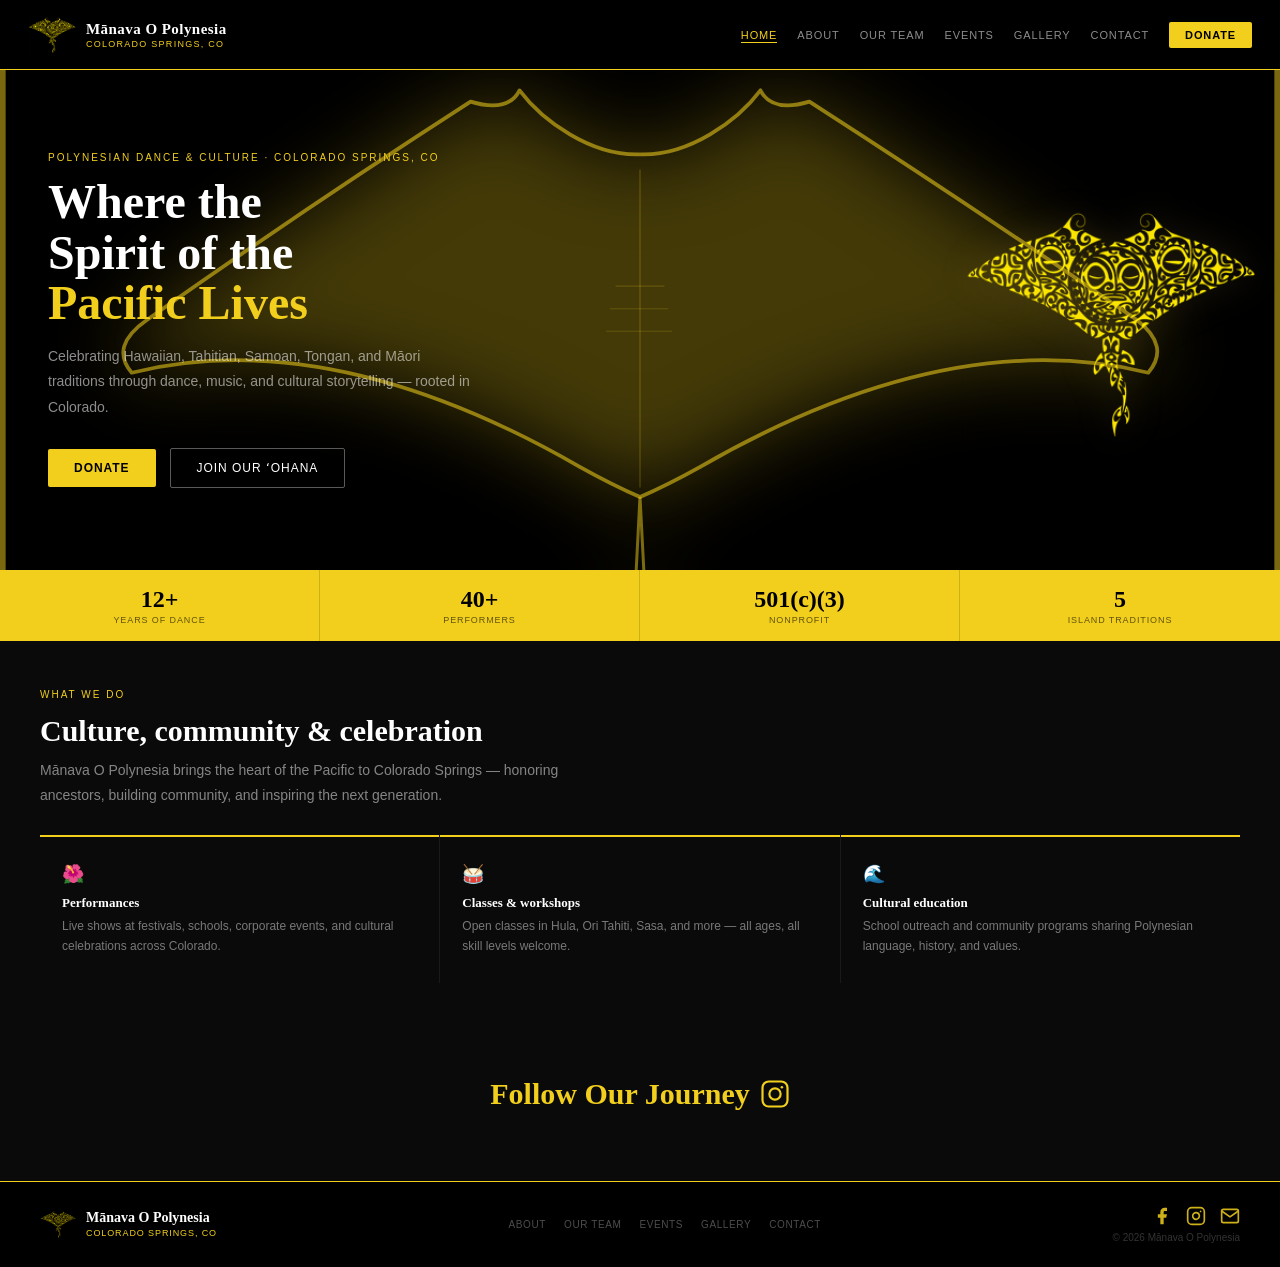
<file: index.html>
<!DOCTYPE html>
<html lang="en">
<head>
<meta charset="utf-8">
<title>Mānava O Polynesia | Polynesian Dance & Culture · Colorado Springs</title>
<meta name="description" content="Mānava O Polynesia is a 501(c)(3) nonprofit in Colorado Springs sharing Hawaiian, Tahitian, Samoan, Tongan, and Māori culture through dance, music, and storytelling.">
<meta name="robots" content="index, follow">
<link rel="canonical" href="https://manavaopolynesia.org/">
<link rel="icon" type="image/png" sizes="96x96" href="assets/favicon-96.png">
<meta property="og:type" content="website">
<meta property="og:url" content="https://manavaopolynesia.org/">
<meta property="og:title" content="Mānava O Polynesia | Polynesian Dance & Culture · Colorado Springs">
<meta property="og:description" content="Mānava O Polynesia is a 501(c)(3) nonprofit in Colorado Springs sharing Hawaiian, Tahitian, Samoan, Tongan, and Māori culture through dance, music, and storytelling.">
<meta property="og:image" content="https://manavaopolynesia.org/images/og-image.png">
<meta name="twitter:card" content="summary_large_image">
<meta name="twitter:title" content="Mānava O Polynesia | Polynesian Dance & Culture · Colorado Springs">
<meta name="twitter:description" content="Mānava O Polynesia is a 501(c)(3) nonprofit in Colorado Springs sharing Hawaiian, Tahitian, Samoan, Tongan, and Māori culture through dance, music, and storytelling.">
<meta name="twitter:image" content="https://manavaopolynesia.org/images/og-image.png">
<script type="application/ld+json">
{
  "@context": "https://schema.org",
  "@type": "NGO",
  "name": "Mānava O Polynesia",
  "url": "https://manavaopolynesia.org/",
  "description": "501(c)(3) nonprofit in Colorado Springs preserving and sharing Polynesian cultural heritage through dance, music, and storytelling.",
  "address": {
    "@type": "PostalAddress",
    "addressLocality": "Colorado Springs",
    "addressRegion": "CO",
    "addressCountry": "US"
  },
  "email": "info@manavaopolynesia.org",
  "sameAs": [
    "https://www.facebook.com/manavaopolynesia",
    "https://www.instagram.com/manavaopolynesia/"
  ]
}
</script>
<meta name="viewport" content="width=device-width, initial-scale=1.0">
<link rel="stylesheet" href="assets/style.css">
<!-- GSAP hero prototype (branch: prototype/gsap-hero) -->
<style>
  /* Active only while the intro runs; never applied for no-JS or reduced-motion visitors. */
  .gsap-intro .hero-content .eyebrow,
  .gsap-intro .hero-content .hero-title,
  .gsap-intro .hero-content .hero-body,
  .gsap-intro .hero-content .hero-cta,
  .gsap-intro .hero-right { opacity: 0; }
  .gsap-intro .hero-pat > g { opacity: 0; }
  .gsap-intro .hero-pat g,
  .gsap-intro .hero-pat path,
  .gsap-intro .hero-pat line { animation: none !important; }
</style>
<script>
  /* Add the intro gate ASAP to avoid a flash — but only when JS is on and the
     visitor hasn't requested reduced motion. Failsafe reveals all if GSAP never runs. */
  (function () {
    var mq = window.matchMedia;
    if (mq && mq('(prefers-reduced-motion: reduce)').matches) return;
    document.documentElement.classList.add('gsap-intro');
    window.__gsapFailsafe = setTimeout(function () {
      document.documentElement.classList.remove('gsap-intro');
    }, 2500);
  }());
</script>
</head>
<body>

<div class="site">
  <nav class="nav">
    <div class="nav-logo" onclick="location.href='/'">
      <img
        src="[data-uri]"
        width="48" height="45" alt="Manava O Polynesia manta ray logo" style="display:block;" />
      <div>
        <div class="nav-brand-main">Mānava O Polynesia</div>
        <div class="nav-brand-sub">Colorado Springs, CO</div>
      </div>
    </div>
    <button class="nav-toggle" onclick="toggleNav(this)" aria-label="Menu">
      <span></span><span></span><span></span>
    </button>
    <div class="nav-links">
      <a class="cur" href="/">Home</a>
      <a href="/about.html">About</a>
      <a href="/team.html">Our Team</a>
      <a href="/events.html">Events</a>
      <a href="/gallery.html">Gallery</a>
      <a href="/contact.html">Contact</a>
      <a class="nav-donate" onclick="openDonateModal()">Donate</a>
    </div>
  </nav>

    <div class="hero">
      <svg class="hero-pat" viewBox="0 0 680 500" preserveAspectRatio="xMidYMid slice">
        <defs>
          <filter id="mray-glow" x="-25%" y="-25%" width="150%" height="150%">
            <feGaussianBlur stdDeviation="14" result="blur" />
            <feMerge>
              <feMergeNode in="blur" />
              <feMergeNode in="SourceGraphic" />
            </feMerge>
          </filter>
          <filter id="mray-halo" x="-40%" y="-40%" width="180%" height="180%">
            <feGaussianBlur stdDeviation="22" />
          </filter>
        </defs>

        <!-- ambient glow halo behind the ray -->
        <g class="manta-halo" opacity="0.28" filter="url(#mray-halo)" style="transform-box:fill-box;transform-origin:50% 50%;
                animation:manta-float 7s ease-in-out infinite;">
          <path fill="#f2cf1d" style="animation:manta-flap 5s ease-in-out infinite;" d="M 340,162 C 366,163 392,144 404,128 Q 410,140 430,134 Q 520,192 604,250 Q 622,264 610,278 Q 504,252 372,328 Q 354,338 340,344 Q 326,338 308,328 Q 176,252 70,278 Q 58,264 78,250 Q 160,192 250,134 Q 270,140 276,128 C 288,144 314,163 340,162" />
          <path fill="#f2cf1d" d="M340,344 Q338,381 336,421 Q335,437 340,440 Q345,437 344,421 Q342,381 340,344 Z" />
        </g>

        <!-- main manta ray — floats and pulses -->
        <g class="manta-main" style="transform-box:fill-box;transform-origin:50% 50%;
                animation:manta-float 7s ease-in-out infinite;">

          <!-- wings + body: cephalic fin humps, diagonal leading edges, concave trailing edges -->
          <path fill="none" stroke="#f2cf1d" stroke-width="2" stroke-linejoin="round" opacity="0.55"
            style="animation:manta-pulse 5s ease-in-out infinite, manta-flap 5s ease-in-out infinite;" d="M 340,162 C 366,163 392,144 404,128 Q 410,140 430,134 Q 520,192 604,250 Q 622,264 610,278 Q 504,252 372,328 Q 354,338 340,344 Q 326,338 308,328 Q 176,252 70,278 Q 58,264 78,250 Q 160,192 250,134 Q 270,140 276,128 C 288,144 314,163 340,162" />

          <!-- tail (sways separately): narrows to waist then widens into blob -->
          <path fill="none" stroke="#f2cf1d" stroke-width="1.6" opacity="0.5" style="transform-box:fill-box;transform-origin:50% 0%;
                     animation:manta-pulse 5s ease-in-out infinite,
                               manta-tail 3.5s ease-in-out infinite;" d="M340,344 Q338,381 336,421 Q335,437 340,440 Q345,437 344,421 Q342,381 340,344" />

          <!-- body centre ridge -->
          <line x1="340" y1="170" x2="340" y2="340" stroke="#f2cf1d" stroke-width="0.7" opacity="0.22" />

          <!-- gill slits -->
          <line x1="327" y1="232" x2="353" y2="232" stroke="#f2cf1d" stroke-width="0.6" opacity="0.18" />
          <line x1="324" y1="244" x2="356" y2="244" stroke="#f2cf1d" stroke-width="0.6" opacity="0.18" />
          <line x1="322" y1="256" x2="358" y2="256" stroke="#f2cf1d" stroke-width="0.6" opacity="0.18" />

        </g>

        <!-- side accent bars -->
        <rect x="0" y="0" width="3" height="500" fill="#f2cf1d" opacity="0.5" />
        <rect x="677" y="0" width="3" height="500" fill="#f2cf1d" opacity="0.5" />
      </svg>
      <div class="hero-content">
        <div class="eyebrow">Polynesian Dance &amp; Culture · Colorado Springs, CO</div>
        <h1 class="hero-title">Where the<br>Spirit of the<br><span class="gold">Pacific Lives</span></h1>
        <p class="hero-body">Celebrating Hawaiian, Tahitian, Samoan, Tongan, and Māori traditions through dance, music,
          and cultural storytelling — rooted in Colorado.</p>
        <div class="hero-cta">
          <a class="btn-gold" onclick="openDonateModal()">Donate</a>
          <a class="btn-out" href="/contact.html?interest=classes#contact-form">Join Our ʻOhana</a>
        </div>
      </div>
      <div class="hero-right">
        <img
          src="[data-uri]"
          width="300" height="283" alt="Tribal manta ray logo"
          style="display:block;filter:drop-shadow(0 0 18px rgba(201,168,76,0.3));" />
      </div>
    </div>
    <div class="stats-bar">
      <div class="stat">
        <div class="stat-n" data-count="12" data-suffix="+">12+</div>
        <div class="stat-l">Years of dance</div>
      </div>
      <div class="stat">
        <div class="stat-n" data-count="40" data-suffix="+">40+</div>
        <div class="stat-l">Performers</div>
      </div>
      <div class="stat">
        <div class="stat-n">501(c)(3)</div>
        <div class="stat-l">Nonprofit</div>
      </div>
      <div class="stat">
        <div class="stat-n" data-count="5">5</div>
        <div class="stat-l">Island traditions</div>
      </div>
    </div>
    <div class="sec">
      <div class="eyebrow">What we do</div>
      <h2 class="sec-title">Culture, community &amp; celebration</h2>
      <p class="sec-sub">Mānava O Polynesia brings the heart of the Pacific to Colorado Springs — honoring ancestors,
        building community, and inspiring the next generation.</p>
      <div class="tiles">
        <div class="tile">
          <div class="tile-icon">🌺</div>
          <h3 class="tile-t">Performances</h3>
          <div class="tile-b">Live shows at festivals, schools, corporate events, and cultural celebrations across
            Colorado.</div>
        </div>
        <div class="tile">
          <div class="tile-icon">🥁</div>
          <h3 class="tile-t">Classes &amp; workshops</h3>
          <div class="tile-b">Open classes in Hula, Ori Tahiti, Sasa, and more — all ages, all skill levels welcome.
          </div>
        </div>
        <div class="tile">
          <div class="tile-icon">🌊</div>
          <h3 class="tile-t">Cultural education</h3>
          <div class="tile-b">School outreach and community programs sharing Polynesian language, history, and values.
          </div>
        </div>
      </div>
    </div>

  <!-- Instagram feed -->
  <div style="background:#0a0a0a;padding:48px 40px;">
    <div style="text-align:center;margin-bottom:24px;">
      <div style="display:inline-flex;align-items:center;gap:10px;">
        <div style="font:700 30px/1 Georgia,serif;color:#f2cf1d;">Follow Our Journey</div>
        <a href="https://www.instagram.com/manavaopolynesia/" target="_blank" rel="noopener" aria-label="Instagram" style="display:inline-flex;align-items:center;">
          <svg xmlns="http://www.w3.org/2000/svg" width="30" height="30" viewBox="0 0 24 24" fill="none" stroke="#f2cf1d" stroke-width="1.75" stroke-linecap="round" stroke-linejoin="round">
            <rect x="2" y="2" width="20" height="20" rx="5" ry="5"/>
            <circle cx="12" cy="12" r="4.5"/>
            <circle cx="17.5" cy="6.5" r="1" fill="#f2cf1d" stroke="none"/>
          </svg>
        </a>
      </div>
    </div>
    <behold-widget feed-id="uoqX2wwdfMY8l4qRMFDH"></behold-widget>
    <script>
      (() => {
        const d=document,s=d.createElement("script");s.type="module";
        s.src="https://w.behold.so/widget.js";d.head.append(s);
      })();
    </script>
  </div>

  <div class="footer">
    <div>
      <div class="footer-logo" onclick="location.href='/'">
        <img
          src="[data-uri]"
          width="36" height="34" alt="Mānava O Polynesia manta ray logo" style="display:block;opacity:0.8;" />
        <div>
          <div class="footer-bn">Mānava O Polynesia</div>
          <div class="footer-bs">Colorado Springs, CO</div>
        </div>
      </div>
    </div>
    <div class="footer-links">
      <a href="/about.html">About</a>
      <a href="/team.html">Our Team</a>
      <a href="/events.html">Events</a>
      <a href="/gallery.html">Gallery</a>
      <a href="/contact.html">Contact</a>
    </div>
    <div style="text-align:right;">
      <div class="footer-social">
        <a href="https://www.facebook.com/manavaopolynesia" target="_blank" rel="noopener" aria-label="Facebook">
          <svg width="20" height="20" viewBox="0 0 24 24" fill="currentColor" xmlns="http://www.w3.org/2000/svg" aria-hidden="true"><path d="M18 2h-3a5 5 0 0 0-5 5v3H7v4h3v8h4v-8h3l1-4h-4V7a1 1 0 0 1 1-1h3z"/></svg>
        </a>
        <a href="https://www.instagram.com/manavaopolynesia/" target="_blank" rel="noopener" aria-label="Instagram">
          <svg width="20" height="20" viewBox="0 0 24 24" fill="none" stroke="currentColor" stroke-width="2" stroke-linecap="round" stroke-linejoin="round" xmlns="http://www.w3.org/2000/svg" aria-hidden="true"><rect x="2" y="2" width="20" height="20" rx="5" ry="5"/><path d="M16 11.37A4 4 0 1 1 12.63 8 4 4 0 0 1 16 11.37z"/><line x1="17.5" y1="6.5" x2="17.51" y2="6.5"/></svg>
        </a>
        <a href="mailto:info@manavaopolynesia.org" aria-label="Email us">
          <svg width="20" height="20" viewBox="0 0 24 24" fill="none" stroke="currentColor" stroke-width="2" stroke-linecap="round" stroke-linejoin="round" xmlns="http://www.w3.org/2000/svg" aria-hidden="true"><path d="M4 4h16c1.1 0 2 .9 2 2v12c0 1.1-.9 2-2 2H4c-1.1 0-2-.9-2-2V6c0-1.1.9-2 2-2z"/><polyline points="22,6 12,13 2,6"/></svg>
        </a>
      </div>
      <div class="footer-copy">© 2026 Mānava O Polynesia</div>
    </div>
  </div>

</div>
<script src="assets/main.js"></script>
<!-- GSAP hero prototype (branch: prototype/gsap-hero) -->
<script src="assets/vendor/gsap.min.js"></script>
<script src="assets/vendor/ScrollTrigger.min.js"></script>
<script src="assets/hero-gsap.js"></script>

<div id="donate-modal" class="dm-overlay" onclick="dmOverlayClick(event)">
  <div class="dm-box" role="dialog" aria-modal="true" aria-label="Donate to Mānava O Polynesia">
    <button class="dm-close" onclick="closeDonateModal()" aria-label="Close">&times;</button>
    <div class="dm-left">
      <div class="dm-slides">
        <img src="/images/donate_kiki_raina_2026.jpg" alt="Mānava O Polynesia performers" class="dm-slide active">
        <img src="/images/donate_group_leis_2023.jpg" alt="Mānava O Polynesia performers" class="dm-slide">
        <img src="/images/donate_graduation_may_2026.JPG" alt="Mānava O Polynesia performers" class="dm-slide">
        <img src="/images/donate_community_service_july_2024.jpg" alt="Mānava O Polynesia performers" class="dm-slide">
        <img src="/images/donate_guam_lib_2024.JPG" alt="Mānava O Polynesia performers" class="dm-slide">
        <img src="/images/donate_denver_sept_2024.jpeg" alt="Mānava O Polynesia performers" class="dm-slide">
        <img src="/images/donate_maui_fundraiser_2023.jpeg" alt="Mānava O Polynesia performers" class="dm-slide">
      </div>
      <div class="dm-org-info">
        <h2 class="dm-org-name">Mānava O Polynesia</h2>
        <div class="dm-org-tagline">Supporting Mānava O Polynesia</div>
        <p class="dm-org-body">Mānava O Polynesia is a 501(c)(3) nonprofit in Colorado Springs sharing Hawaiian, Tahitian, Samoan, Tongan, and Māori culture through dance, music, and storytelling. Your gift keeps the spirit of the Pacific alive for generations to come.</p>
      </div>
    </div>
    <div class="dm-right">
      <div class="dm-secure-hdr">
        <svg width="14" height="14" viewBox="0 0 14 14" fill="none" aria-hidden="true"><path d="M7 1L2 3.5V7c0 2.76 2.13 5.35 5 6 2.87-.65 5-3.24 5-6V3.5L7 1z" fill="#27ae60"/></svg>
        Secure Donation
      </div>
      <script type="module" src="https://donorbox.org/widgets.js" async></script>
      <dbox-widget campaign="manava-website-donation" type="donation_form" enable-auto-scroll="true"></dbox-widget>
    </div>
  </div>
  <div class="dm-footer-links">
    <span class="dm-bubble-wrap">
      <a href="#" class="dm-footer-link dm-footer-link--strong" onclick="toggleDmSecureBubble(event)">Is my donation secure?</a>
      <div class="dm-bubble" id="dm-secure-bubble" role="tooltip">
        <strong class="dm-bubble-heading">Is my donation secure?</strong>
        <p>Your payment is secured with SSL encryption and processed directly by Stripe &#8212; your financial information never touches our servers.</p>
        <div class="dm-bubble-arrow"></div>
      </div>
    </span>
    <span class="dm-bubble-wrap">
      <a href="#" class="dm-footer-link dm-footer-link--strong" onclick="toggleDmTaxBubble(event)">Is this donation tax-deductible?</a>
      <div class="dm-bubble" id="dm-tax-bubble" role="tooltip">
        <strong class="dm-bubble-heading">Is this donation tax-deductible?</strong>
        <p>We are a tax-exempt organization. Your contribution may be tax-deductible &#8212; please consult your tax advisor for guidance specific to your situation. A donation receipt will be emailed to you; please retain it for your records.</p>
        <div class="dm-bubble-arrow"></div>
      </div>
    </span>
    <span class="dm-bubble-wrap">
      <a href="#" class="dm-footer-link dm-footer-link--strong" onclick="toggleDmCancelBubble(event)">Can I cancel my recurring donation?</a>
      <div class="dm-bubble" id="dm-cancel-bubble" role="tooltip">
        <strong class="dm-bubble-heading">Can I cancel my recurring donation?</strong>
        <p>You&#8217;re always in control of your recurring donation &#8212; change or cancel it anytime.</p>
        <div class="dm-bubble-arrow"></div>
      </div>
    </span>
  </div>
</div>
</body>
</html>
</file>
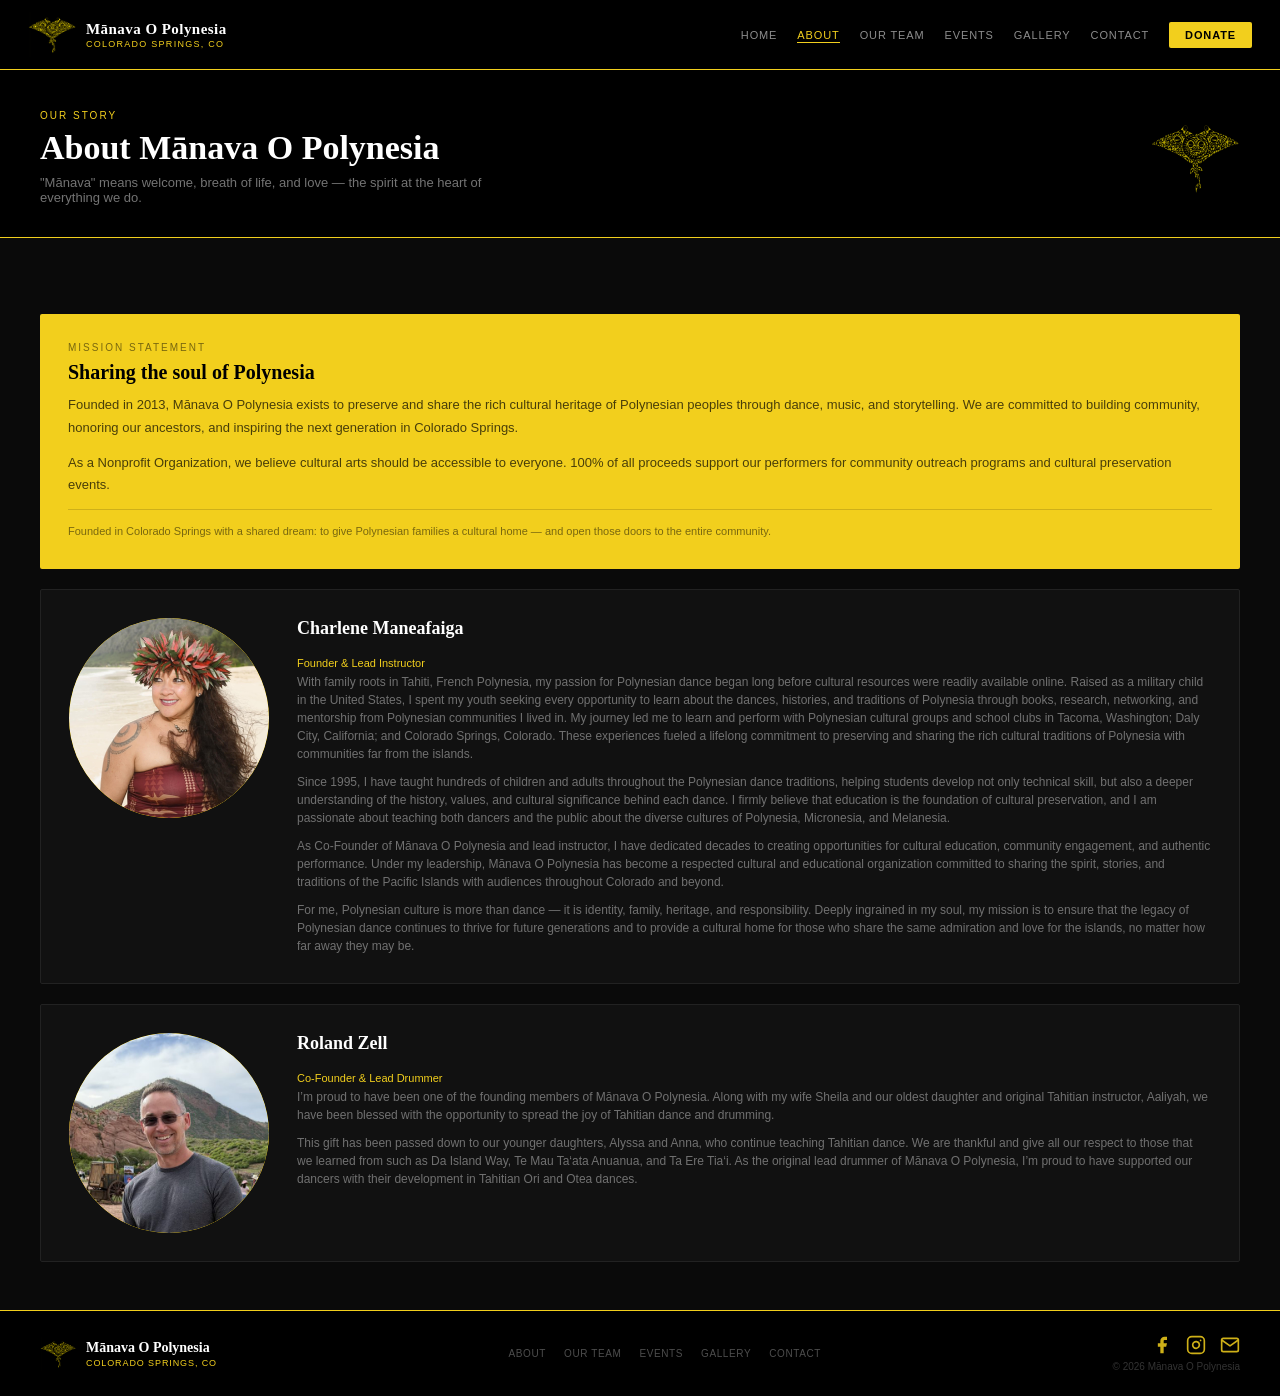
<file: about.html>
<!DOCTYPE html>
<html lang="en">
<head>
<meta charset="utf-8">
<title>About Us | Mānava O Polynesia · Colorado Springs</title>
<meta name="description" content="Learn about Mānava O Polynesia’s story, mission, and the spirit of aloha that drives our 501(c)(3) nonprofit in Colorado Springs, CO.">
<meta name="robots" content="index, follow">
<link rel="canonical" href="https://manavaopolynesia.org/about.html">
<link rel="icon" type="image/png" sizes="96x96" href="assets/favicon-96.png">
<meta property="og:type" content="website">
<meta property="og:url" content="https://manavaopolynesia.org/about.html">
<meta property="og:title" content="About Mānava O Polynesia | Polynesian Dance · Colorado Springs">
<meta property="og:description" content="Learn about Mānava O Polynesia’s story, mission, and the spirit of aloha that drives our 501(c)(3) nonprofit in Colorado Springs, CO.">
<meta property="og:image" content="https://manavaopolynesia.org/images/og-image.png">
<meta name="twitter:card" content="summary_large_image">
<meta name="twitter:title" content="About Mānava O Polynesia | Polynesian Dance · Colorado Springs">
<meta name="twitter:description" content="Learn about Mānava O Polynesia’s story, mission, and the spirit of aloha that drives our 501(c)(3) nonprofit in Colorado Springs, CO.">
<meta name="twitter:image" content="https://manavaopolynesia.org/images/og-image.png">
<script type="application/ld+json">
{
  "@context": "https://schema.org",
  "@type": "BreadcrumbList",
  "itemListElement": [
    {"@type":"ListItem","position":1,"name":"Home","item":"https://manavaopolynesia.org/"},
    {"@type":"ListItem","position":2,"name":"About","item":"https://manavaopolynesia.org/about.html"}
  ]
}
</script>
<meta name="viewport" content="width=device-width, initial-scale=1.0">
<link rel="stylesheet" href="assets/style.css">
</head>
<body>

<div class="site">
  <nav class="nav">
    <div class="nav-logo" onclick="location.href='/'">
      <img
        src="[data-uri]"
        width="48" height="45" alt="Manava O Polynesia manta ray logo" style="display:block;" />
      <div>
        <div class="nav-brand-main">Mānava O Polynesia</div>
        <div class="nav-brand-sub">Colorado Springs, CO</div>
      </div>
    </div>
    <button class="nav-toggle" onclick="toggleNav(this)" aria-label="Menu">
      <span></span><span></span><span></span>
    </button>
    <div class="nav-links">
      <a href="/">Home</a>
      <a class="cur" href="/about.html">About</a>
      <a href="/team.html">Our Team</a>
      <a href="/events.html">Events</a>
      <a href="/gallery.html">Gallery</a>
      <a href="/contact.html">Contact</a>
      <a class="nav-donate" onclick="openDonateModal()">Donate</a>
    </div>
  </nav>

    <div class="page-header">
      <div class="ph-text">
        <div class="eyebrow">Our story</div>
        <h2>About Mānava O Polynesia</h2>
        <p
          style="font-size:13px;color:rgba(255,255,255,0.45);margin-top:8px;font-family:Arial,sans-serif;max-width:500px;">
          "Mānava" means welcome, breath of life, and love — the spirit at the heart of everything we do.</p>
      </div>
      <a href="/" class="ph-logo-link" aria-label="Home">
        <img
        src="[data-uri]"
        loading="lazy" class="ph-logo" alt="" />
      </a>
    </div>
    <div class="sec">
      <div class="about-grid">
        <div class="gold-card">
          <div class="eyebrow">Mission statement</div>
          <h3>Sharing the soul of Polynesia</h3>
          <p>Founded in 2013, Mānava O Polynesia exists to preserve and share the rich cultural heritage of Polynesian peoples through
            dance, music, and storytelling. We are committed to building community, honoring our ancestors, and
            inspiring the next generation in Colorado Springs.</p>
          <p style="margin-top:12px;">As a Nonprofit Organization, we believe cultural arts should be accessible to
            everyone. 100% of all proceeds support our performers for community outreach programs and cultural preservation events.</p>
          <p style="margin-top:12px;font-size:11px;color:rgba(0,0,0,0.5);font-family:Arial,sans-serif;border-top:1px solid rgba(0,0,0,0.15);padding-top:12px;">Founded in Colorado Springs with a shared dream: to give Polynesian families a cultural home — and open those doors to the entire community.</p>
        </div>
        <div class="dark-card founder-card founder-wide">
          <div class="f-av" style="padding:0;overflow:hidden;"><img src="images/charlene_maneafaiga_founder.jpeg" alt="Charlene Maneafaiga" style="width:100%;height:100%;object-fit:cover;object-position:63% 30%;border-radius:50%;display:block;"></div>
          <div class="f-text">
          <h3 class="f-name">Charlene Maneafaiga</h3>
          <div class="f-role">Founder &amp; Lead Instructor</div>
          <div class="f-bio" style="text-align:left;font-size:12px;">
            <p style="margin:0 0 10px;">With family roots in Tahiti, French Polynesia, my passion for Polynesian dance began long before cultural resources were readily available online. Raised as a military child in the United States, I spent my youth seeking every opportunity to learn about the dances, histories, and traditions of Polynesia through books, research, networking, and mentorship from Polynesian communities I lived in. My journey led me to learn and perform with Polynesian cultural groups and school clubs in Tacoma, Washington; Daly City, California; and Colorado Springs, Colorado. These experiences fueled a lifelong commitment to preserving and sharing the rich cultural traditions of Polynesia with communities far from the islands.</p>
            <p style="margin:0 0 10px;">Since 1995, I have taught hundreds of children and adults throughout the Polynesian dance traditions, helping students develop not only technical skill, but also a deeper understanding of the history, values, and cultural significance behind each dance. I firmly believe that education is the foundation of cultural preservation, and I am passionate about teaching both dancers and the public about the diverse cultures of Polynesia, Micronesia, and Melanesia.</p>
            <p style="margin:0 0 10px;">As Co-Founder of Mānava O Polynesia and lead instructor, I have dedicated decades to creating opportunities for cultural education, community engagement, and authentic performance. Under my leadership, Mānava O Polynesia has become a respected cultural and educational organization committed to sharing the spirit, stories, and traditions of the Pacific Islands with audiences throughout Colorado and beyond.</p>
            <p style="margin:0;">For me, Polynesian culture is more than dance &mdash; it is identity, family, heritage, and responsibility. Deeply ingrained in my soul, my mission is to ensure that the legacy of Polynesian dance continues to thrive for future generations and to provide a cultural home for those who share the same admiration and love for the islands, no matter how far away they may be.</p>
          </div>
          </div>
        </div>
        <div class="dark-card founder-card founder-wide">
          <div class="f-av" style="padding:0;overflow:hidden;"><img src="images/roland_zell_co_founder.jpeg" alt="Roland Zell" style="width:100%;height:100%;object-fit:cover;object-position:center;border-radius:50%;display:block;"></div>
          <div class="f-text">
          <h3 class="f-name">Roland Zell</h3>
          <div class="f-role">Co-Founder &amp; Lead Drummer</div>
          <div class="f-bio" style="text-align:left;font-size:12px;">
            <p style="margin:0 0 10px;">I&rsquo;m proud to have been one of the founding members of Mānava O Polynesia. Along with my wife Sheila and our oldest daughter and original Tahitian instructor, Aaliyah, we have been blessed with the opportunity to spread the joy of Tahitian dance and drumming.</p>
            <p style="margin:0;">This gift has been passed down to our younger daughters, Alyssa and Anna, who continue teaching Tahitian dance. We are thankful and give all our respect to those that we learned from such as Da Island Way, Te Mau Ta&lsquo;ata Anuanua, and Ta Ere Tia&lsquo;i. As the original lead drummer of Mānava O Polynesia, I&rsquo;m proud to have supported our dancers with their development in Tahitian Ori and Otea dances.</p>
          </div>
          </div>
        </div>
        <!-- TEMPORARILY HIDDEN: Aaliyah Rodriguez bio — restore by removing this comment wrapper
        <div class="founders-pair">
        <div class="dark-card founder-card">
          <div class="f-av" style="padding:0;overflow:hidden;"><img src="images/aaliya_rodriguez_founder_3.JPG" alt="Aaliyah Rodriguez" style="width:100%;height:100%;object-fit:cover;object-position:center 30%;border-radius:50%;display:block;"></div>
          <h3 class="f-name">Aaliyah Rodriguez</h3>
          <div class="f-role">Co-Founder</div>
          <div class="f-bio">Bio coming soon.</div>
        </div>
        </div>
        -->

      </div>
    </div>

  <div class="footer">
    <div>
      <div class="footer-logo" onclick="location.href='/'">
        <img
          src="[data-uri]"
          width="36" height="34" alt="Mānava O Polynesia manta ray logo" style="display:block;opacity:0.8;" />
        <div>
          <div class="footer-bn">Mānava O Polynesia</div>
          <div class="footer-bs">Colorado Springs, CO</div>
        </div>
      </div>
    </div>
    <div class="footer-links">
      <a href="/about.html">About</a>
      <a href="/team.html">Our Team</a>
      <a href="/events.html">Events</a>
      <a href="/gallery.html">Gallery</a>
      <a href="/contact.html">Contact</a>
    </div>
    <div style="text-align:right;">
      <div class="footer-social">
        <a href="https://www.facebook.com/manavaopolynesia" target="_blank" rel="noopener" aria-label="Facebook">
          <svg width="20" height="20" viewBox="0 0 24 24" fill="currentColor" xmlns="http://www.w3.org/2000/svg" aria-hidden="true"><path d="M18 2h-3a5 5 0 0 0-5 5v3H7v4h3v8h4v-8h3l1-4h-4V7a1 1 0 0 1 1-1h3z"/></svg>
        </a>
        <a href="https://www.instagram.com/manavaopolynesia/" target="_blank" rel="noopener" aria-label="Instagram">
          <svg width="20" height="20" viewBox="0 0 24 24" fill="none" stroke="currentColor" stroke-width="2" stroke-linecap="round" stroke-linejoin="round" xmlns="http://www.w3.org/2000/svg" aria-hidden="true"><rect x="2" y="2" width="20" height="20" rx="5" ry="5"/><path d="M16 11.37A4 4 0 1 1 12.63 8 4 4 0 0 1 16 11.37z"/><line x1="17.5" y1="6.5" x2="17.51" y2="6.5"/></svg>
        </a>
        <a href="mailto:inquiries@manavaopolynesia.org" aria-label="Email us">
          <svg width="20" height="20" viewBox="0 0 24 24" fill="none" stroke="currentColor" stroke-width="2" stroke-linecap="round" stroke-linejoin="round" xmlns="http://www.w3.org/2000/svg" aria-hidden="true"><path d="M4 4h16c1.1 0 2 .9 2 2v12c0 1.1-.9 2-2 2H4c-1.1 0-2-.9-2-2V6c0-1.1.9-2 2-2z"/><polyline points="22,6 12,13 2,6"/></svg>
        </a>
      </div>
      <div class="footer-copy">© 2026 Mānava O Polynesia</div>
    </div>
  </div>

</div>
<script src="assets/main.js"></script>

<div id="donate-modal" class="dm-overlay" onclick="dmOverlayClick(event)">
  <div class="dm-box" role="dialog" aria-modal="true" aria-label="Donate to Mānava O Polynesia">
    <button class="dm-close" onclick="closeDonateModal()" aria-label="Close">&times;</button>
    <div class="dm-left">
      <div class="dm-slides">
        <img src="/images/donate_kiki_raina_2026.jpg" alt="Mānava O Polynesia performers" class="dm-slide active">
        <img src="/images/donate_group_leis_2023.jpg" alt="Mānava O Polynesia performers" class="dm-slide">
        <img src="/images/donate_graduation_may_2026.JPG" alt="Mānava O Polynesia performers" class="dm-slide">
        <img src="/images/donate_community_service_july_2024.jpg" alt="Mānava O Polynesia performers" class="dm-slide">
        <img src="/images/donate_guam_lib_2024.JPG" alt="Mānava O Polynesia performers" class="dm-slide">
        <img src="/images/donate_denver_sept_2024.jpeg" alt="Mānava O Polynesia performers" class="dm-slide">
        <img src="/images/donate_maui_fundraiser_2023.jpeg" alt="Mānava O Polynesia performers" class="dm-slide">
      </div>
      <div class="dm-org-info">
        <h2 class="dm-org-name">Mānava O Polynesia</h2>
        <div class="dm-org-tagline">Supporting Mānava O Polynesia</div>
        <p class="dm-org-body">Mānava O Polynesia is a 501(c)(3) nonprofit in Colorado Springs sharing Hawaiian, Tahitian, Samoan, Tongan, and Māori culture through dance, music, and storytelling. Your gift keeps the spirit of the Pacific alive for generations to come.</p>
      </div>
    </div>
    <div class="dm-right">
      <div class="dm-secure-hdr">
        <svg width="14" height="14" viewBox="0 0 14 14" fill="none" aria-hidden="true"><path d="M7 1L2 3.5V7c0 2.76 2.13 5.35 5 6 2.87-.65 5-3.24 5-6V3.5L7 1z" fill="#27ae60"/></svg>
        Secure Donation
      </div>
      <script type="module" src="https://donorbox.org/widgets.js" async></script>
      <dbox-widget campaign="manava-website-donation" type="donation_form" enable-auto-scroll="true"></dbox-widget>
    </div>
  </div>
  <div class="dm-footer-links">
    <span class="dm-bubble-wrap">
      <a href="#" class="dm-footer-link dm-footer-link--strong" onclick="toggleDmSecureBubble(event)">Is my donation secure?</a>
      <div class="dm-bubble" id="dm-secure-bubble" role="tooltip">
        <strong class="dm-bubble-heading">Is my donation secure?</strong>
        <p>Your payment is secured with SSL encryption and processed directly by Stripe &#8212; your financial information never touches our servers.</p>
        <div class="dm-bubble-arrow"></div>
      </div>
    </span>
    <span class="dm-bubble-wrap">
      <a href="#" class="dm-footer-link dm-footer-link--strong" onclick="toggleDmTaxBubble(event)">Is this donation tax-deductible?</a>
      <div class="dm-bubble" id="dm-tax-bubble" role="tooltip">
        <strong class="dm-bubble-heading">Is this donation tax-deductible?</strong>
        <p>We are a tax-exempt organization. Your contribution may be tax-deductible &#8212; please consult your tax advisor for guidance specific to your situation. A donation receipt will be emailed to you; please retain it for your records.</p>
        <div class="dm-bubble-arrow"></div>
      </div>
    </span>
    <span class="dm-bubble-wrap">
      <a href="#" class="dm-footer-link dm-footer-link--strong" onclick="toggleDmCancelBubble(event)">Can I cancel my recurring donation?</a>
      <div class="dm-bubble" id="dm-cancel-bubble" role="tooltip">
        <strong class="dm-bubble-heading">Can I cancel my recurring donation?</strong>
        <p>You&#8217;re always in control of your recurring donation &#8212; change or cancel it anytime.</p>
        <div class="dm-bubble-arrow"></div>
      </div>
    </span>
  </div>
</div>
</body>
</html>
</file>
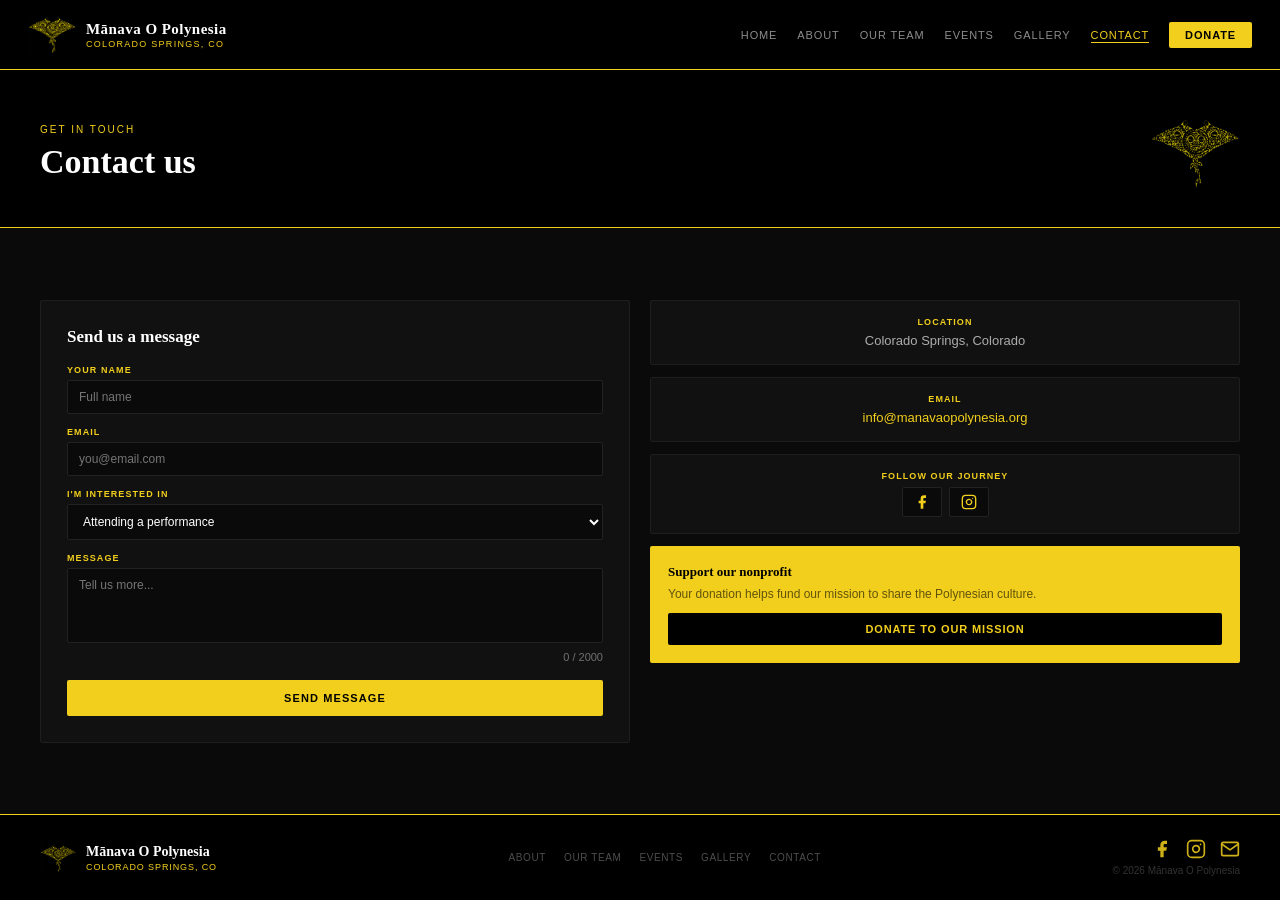
<file: contact.html>
<!DOCTYPE html>
<html lang="en">
<head>
<meta charset="utf-8">
<title>Contact Us | Mānava O Polynesia · Colorado Springs</title>
<meta name="description" content="Get in touch with Mānava O Polynesia to book a performance, inquire about classes, or learn how to support our Colorado Springs Polynesian dance nonprofit.">
<meta name="robots" content="index, follow">
<link rel="canonical" href="https://manavaopolynesia.org/contact.html">
<link rel="icon" type="image/png" sizes="96x96" href="assets/favicon-96.png">
<meta property="og:type" content="website">
<meta property="og:url" content="https://manavaopolynesia.org/contact.html">
<meta property="og:title" content="Contact Mānava O Polynesia | Colorado Springs">
<meta property="og:description" content="Get in touch with Mānava O Polynesia to book a performance, inquire about classes, or learn how to support our Colorado Springs Polynesian dance nonprofit.">
<meta property="og:image" content="https://manavaopolynesia.org/images/og-image.png">
<meta name="twitter:card" content="summary_large_image">
<meta name="twitter:title" content="Contact Mānava O Polynesia | Colorado Springs">
<meta name="twitter:description" content="Get in touch with Mānava O Polynesia to book a performance, inquire about classes, or learn how to support our Colorado Springs Polynesian dance nonprofit.">
<meta name="twitter:image" content="https://manavaopolynesia.org/images/og-image.png">
<script type="application/ld+json">
{
  "@context": "https://schema.org",
  "@type": "BreadcrumbList",
  "itemListElement": [
    {"@type":"ListItem","position":1,"name":"Home","item":"https://manavaopolynesia.org/"},
    {"@type":"ListItem","position":2,"name":"Contact","item":"https://manavaopolynesia.org/contact.html"}
  ]
}
</script>
<meta name="viewport" content="width=device-width, initial-scale=1.0">
<link rel="stylesheet" href="assets/style.css">
</head>
<body>

<div class="site">
  <nav class="nav">
    <div class="nav-logo" onclick="location.href='/'">
      <img
        src="[data-uri]"
        width="48" height="45" alt="Manava O Polynesia manta ray logo" style="display:block;" />
      <div>
        <div class="nav-brand-main">Mānava O Polynesia</div>
        <div class="nav-brand-sub">Colorado Springs, CO</div>
      </div>
    </div>
    <button class="nav-toggle" onclick="toggleNav(this)" aria-label="Menu">
      <span></span><span></span><span></span>
    </button>
    <div class="nav-links">
      <a href="/">Home</a>
      <a href="/about.html">About</a>
      <a href="/team.html">Our Team</a>
      <a href="/events.html">Events</a>
      <a href="/gallery.html">Gallery</a>
      <a class="cur" href="/contact.html">Contact</a>
      <a class="nav-donate" onclick="openDonateModal()">Donate</a>
    </div>
  </nav>

    <div class="page-header">
      <div class="ph-text">
        <div class="eyebrow">Get in touch</div>
        <h2>Contact us</h2>
      </div>
      <a href="/" class="ph-logo-link" aria-label="Home">
        <img
        src="[data-uri]"
        loading="lazy" class="ph-logo" alt="" />
      </a>
    </div>
    <div class="sec">
      <div class="contact-grid">
        <div class="cform">
          <h3>Send us a message</h3>
          <form id="contact-form" onsubmit="return false;">
            <div class="fg"><label>Your name</label><input id="cf-name" type="text" placeholder="Full name" maxlength="40" /></div>
            <div class="fg"><label>Email</label><input id="cf-email" type="email" placeholder="you@email.com" maxlength="254" /></div>
            <div class="fg"><label>I'm interested in</label><select id="cf-interest">
                <option>Attending a performance</option>
                <option>Booking us for an event</option>
                <option>Dance/Drumming classes</option>
                <option>Donating/Sponsoring</option>
              </select></div>
            <div class="fg"><label>Message</label><textarea id="cf-message" placeholder="Tell us more..." maxlength="2000" oninput="updateCharCount()"></textarea>
              <div id="cf-char-count" style="font-size:11px;font-family:Arial,sans-serif;color:rgba(255,255,255,0.4);text-align:right;margin-top:4px;">0 / 2000</div>
            </div>
            <div id="cf-msg" style="font-size:18px;font-family:Arial,sans-serif;font-weight:700;margin-bottom:8px;display:none;"></div>
            <button class="sub-btn" onclick="submitContactForm()">Send message</button>
          </form>
        </div>
        <div class="cinfo">
          <div class="ci">
            <h4>Location</h4>
            <p>Colorado Springs, Colorado</p>
          </div>
          <div class="ci">
            <h4>Email</h4>
            <p><a href="mailto:info@manavaopolynesia.org" style="color:#f2cf1d;text-decoration:none;">info@manavaopolynesia.org</a></p>
          </div>
          <div class="ci">
            <h4>Follow our journey</h4>
            <div class="soc-row"><a class="soc" href="https://www.facebook.com/manavaopolynesia" target="_blank" rel="noopener" aria-label="Facebook"><svg width="16" height="16" viewBox="0 0 24 24" fill="currentColor" xmlns="http://www.w3.org/2000/svg" aria-hidden="true"><path d="M18 2h-3a5 5 0 0 0-5 5v3H7v4h3v8h4v-8h3l1-4h-4V7a1 1 0 0 1 1-1h3z"/></svg></a><a class="soc" href="https://www.instagram.com/manavaopolynesia/" target="_blank" rel="noopener" aria-label="Instagram"><svg width="16" height="16" viewBox="0 0 24 24" fill="none" stroke="currentColor" stroke-width="2" stroke-linecap="round" stroke-linejoin="round" xmlns="http://www.w3.org/2000/svg" aria-hidden="true"><rect x="2" y="2" width="20" height="20" rx="5" ry="5"/><path d="M16 11.37A4 4 0 1 1 12.63 8 4 4 0 0 1 16 11.37z"/><line x1="17.5" y1="6.5" x2="17.51" y2="6.5"/></svg></a><button class="soc" style="display:none">YouTube</button><button class="soc" style="display:none">TikTok</button></div>
          </div>
          <div class="donate-box">
            <h4>Support our nonprofit</h4>
            <p>Your donation helps fund our mission to share the Polynesian culture.</p><button
              class="donate-btn" onclick="openDonateModal()">Donate to our mission</button>
          </div>
        </div>
      </div>
    </div>

  <div class="footer">
    <div>
      <div class="footer-logo" onclick="location.href='/'">
        <img
          src="[data-uri]"
          width="36" height="34" alt="Mānava O Polynesia manta ray logo" style="display:block;opacity:0.8;" />
        <div>
          <div class="footer-bn">Mānava O Polynesia</div>
          <div class="footer-bs">Colorado Springs, CO</div>
        </div>
      </div>
    </div>
    <div class="footer-links">
      <a href="/about.html">About</a>
      <a href="/team.html">Our Team</a>
      <a href="/events.html">Events</a>
      <a href="/gallery.html">Gallery</a>
      <a href="/contact.html">Contact</a>
    </div>
    <div style="text-align:right;">
      <div class="footer-social">
        <a href="https://www.facebook.com/manavaopolynesia" target="_blank" rel="noopener" aria-label="Facebook">
          <svg width="20" height="20" viewBox="0 0 24 24" fill="currentColor" xmlns="http://www.w3.org/2000/svg" aria-hidden="true"><path d="M18 2h-3a5 5 0 0 0-5 5v3H7v4h3v8h4v-8h3l1-4h-4V7a1 1 0 0 1 1-1h3z"/></svg>
        </a>
        <a href="https://www.instagram.com/manavaopolynesia/" target="_blank" rel="noopener" aria-label="Instagram">
          <svg width="20" height="20" viewBox="0 0 24 24" fill="none" stroke="currentColor" stroke-width="2" stroke-linecap="round" stroke-linejoin="round" xmlns="http://www.w3.org/2000/svg" aria-hidden="true"><rect x="2" y="2" width="20" height="20" rx="5" ry="5"/><path d="M16 11.37A4 4 0 1 1 12.63 8 4 4 0 0 1 16 11.37z"/><line x1="17.5" y1="6.5" x2="17.51" y2="6.5"/></svg>
        </a>
        <a href="mailto:info@manavaopolynesia.org" aria-label="Email us">
          <svg width="20" height="20" viewBox="0 0 24 24" fill="none" stroke="currentColor" stroke-width="2" stroke-linecap="round" stroke-linejoin="round" xmlns="http://www.w3.org/2000/svg" aria-hidden="true"><path d="M4 4h16c1.1 0 2 .9 2 2v12c0 1.1-.9 2-2 2H4c-1.1 0-2-.9-2-2V6c0-1.1.9-2 2-2z"/><polyline points="22,6 12,13 2,6"/></svg>
        </a>
      </div>
      <div class="footer-copy">© 2026 Mānava O Polynesia</div>
    </div>
  </div>

</div>
<script src="assets/main.js"></script>
<script>
  // Pre-select the "I'm interested in" dropdown from a ?interest= deep link
  // (e.g. the home hero's "Dance With Us" button -> ?interest=classes).
  (function preselectInterest() {
    var map = {
      performance: 'Attending a performance',
      booking: 'Booking us for an event',
      classes: 'Dance/Drumming classes',
      donate: 'Donating/Sponsoring'
    };
    var want = map[new URLSearchParams(window.location.search).get('interest')];
    if (!want) return;
    var sel = document.getElementById('cf-interest');
    for (var i = 0; i < sel.options.length; i++) {
      if (sel.options[i].text === want) { sel.selectedIndex = i; break; }
    }
  })();

  function updateCharCount() {
    var ta = document.getElementById('cf-message');
    var counter = document.getElementById('cf-char-count');
    var len = ta.value.length;
    var max = 2000;
    counter.textContent = len + ' / ' + max;
    counter.style.color = len >= max ? '#ff6b6b' : 'rgba(255,255,255,0.4)';
  }

  function submitContactForm() {
    var name = document.getElementById('cf-name').value.trim();
    var email = document.getElementById('cf-email').value.trim();
    var interest = document.getElementById('cf-interest').value;
    var message = document.getElementById('cf-message').value.trim();
    var feedback = document.getElementById('cf-msg');
    var btn = document.querySelector('.sub-btn');
    var emailPattern = /^[a-zA-Z0-9._%+\-]+@[a-zA-Z0-9.\-]+\.[a-zA-Z]{2,}$/;

    feedback.style.display = 'none';
    feedback.textContent = '';

    if (!name) {
      feedback.style.color = '#ff6b6b';
      feedback.textContent = 'Please enter your name.';
      feedback.style.display = 'block';
      return;
    }
    if (!email || !emailPattern.test(email)) {
      feedback.style.color = '#ff6b6b';
      feedback.textContent = 'Please enter a valid email address.';
      feedback.style.display = 'block';
      return;
    }
    if (!message) {
      feedback.style.color = '#ff6b6b';
      feedback.textContent = 'Please enter a message.';
      feedback.style.display = 'block';
      return;
    }

    btn.disabled = true;
    btn.textContent = 'Sending…';

    fetch('https://formspree.io/f/mlgvbqeo', {
      method: 'POST',
      headers: { 'Accept': 'application/json', 'Content-Type': 'application/json' },
      body: JSON.stringify({ name: name, email: email, interest: interest, message: message })
    })
    .then(function(res) {
      if (res.ok) {
        feedback.style.color = '#f2cf1d';
        feedback.textContent = "Thanks! We'll be in touch soon.";
        feedback.style.display = 'block';
        document.getElementById('contact-form').reset();
        document.getElementById('cf-char-count').textContent = '0 / 2000';
        document.getElementById('cf-char-count').style.color = 'rgba(255,255,255,0.4)';
      } else {
        return res.json().then(function(data) {
          throw new Error(data.errors ? data.errors.map(function(e) { return e.message; }).join(', ') : 'Submission failed.');
        });
      }
    })
    .catch(function(err) {
      feedback.style.color = '#ff6b6b';
      feedback.textContent = 'Something went wrong. Please email us directly at info@manavaopolynesia.org.';
      feedback.style.display = 'block';
    })
    .finally(function() {
      btn.disabled = false;
      btn.textContent = 'Send message';
    });
  }
</script>

<div id="donate-modal" class="dm-overlay" onclick="dmOverlayClick(event)">
  <div class="dm-box" role="dialog" aria-modal="true" aria-label="Donate to Mānava O Polynesia">
    <button class="dm-close" onclick="closeDonateModal()" aria-label="Close">&times;</button>
    <div class="dm-left">
      <div class="dm-slides">
        <img src="/images/donate_kiki_raina_2026.jpg" alt="Mānava O Polynesia performers" class="dm-slide active">
        <img src="/images/donate_group_leis_2023.jpg" alt="Mānava O Polynesia performers" class="dm-slide">
        <img src="/images/donate_graduation_may_2026.JPG" alt="Mānava O Polynesia performers" class="dm-slide">
        <img src="/images/donate_community_service_july_2024.jpg" alt="Mānava O Polynesia performers" class="dm-slide">
        <img src="/images/donate_guam_lib_2024.JPG" alt="Mānava O Polynesia performers" class="dm-slide">
        <img src="/images/donate_denver_sept_2024.jpeg" alt="Mānava O Polynesia performers" class="dm-slide">
        <img src="/images/donate_maui_fundraiser_2023.jpeg" alt="Mānava O Polynesia performers" class="dm-slide">
      </div>
      <div class="dm-org-info">
        <h2 class="dm-org-name">Mānava O Polynesia</h2>
        <div class="dm-org-tagline">Supporting Mānava O Polynesia</div>
        <p class="dm-org-body">Mānava O Polynesia is a 501(c)(3) nonprofit in Colorado Springs sharing Hawaiian, Tahitian, Samoan, Tongan, and Māori culture through dance, music, and storytelling. Your gift keeps the spirit of the Pacific alive for generations to come.</p>
      </div>
    </div>
    <div class="dm-right">
      <div class="dm-secure-hdr">
        <svg width="14" height="14" viewBox="0 0 14 14" fill="none" aria-hidden="true"><path d="M7 1L2 3.5V7c0 2.76 2.13 5.35 5 6 2.87-.65 5-3.24 5-6V3.5L7 1z" fill="#27ae60"/></svg>
        Secure Donation
      </div>
      <script type="module" src="https://donorbox.org/widgets.js" async></script>
      <dbox-widget campaign="manava-website-donation" type="donation_form" enable-auto-scroll="true"></dbox-widget>
    </div>
  </div>
  <div class="dm-footer-links">
    <span class="dm-bubble-wrap">
      <a href="#" class="dm-footer-link dm-footer-link--strong" onclick="toggleDmSecureBubble(event)">Is my donation secure?</a>
      <div class="dm-bubble" id="dm-secure-bubble" role="tooltip">
        <strong class="dm-bubble-heading">Is my donation secure?</strong>
        <p>Your payment is secured with SSL encryption and processed directly by Stripe &#8212; your financial information never touches our servers.</p>
        <div class="dm-bubble-arrow"></div>
      </div>
    </span>
    <span class="dm-bubble-wrap">
      <a href="#" class="dm-footer-link dm-footer-link--strong" onclick="toggleDmTaxBubble(event)">Is this donation tax-deductible?</a>
      <div class="dm-bubble" id="dm-tax-bubble" role="tooltip">
        <strong class="dm-bubble-heading">Is this donation tax-deductible?</strong>
        <p>We are a tax-exempt organization. Your contribution may be tax-deductible &#8212; please consult your tax advisor for guidance specific to your situation. A donation receipt will be emailed to you; please retain it for your records.</p>
        <div class="dm-bubble-arrow"></div>
      </div>
    </span>
    <span class="dm-bubble-wrap">
      <a href="#" class="dm-footer-link dm-footer-link--strong" onclick="toggleDmCancelBubble(event)">Can I cancel my recurring donation?</a>
      <div class="dm-bubble" id="dm-cancel-bubble" role="tooltip">
        <strong class="dm-bubble-heading">Can I cancel my recurring donation?</strong>
        <p>You&#8217;re always in control of your recurring donation &#8212; change or cancel it anytime.</p>
        <div class="dm-bubble-arrow"></div>
      </div>
    </span>
  </div>
</div>
</body>
</html>
</file>
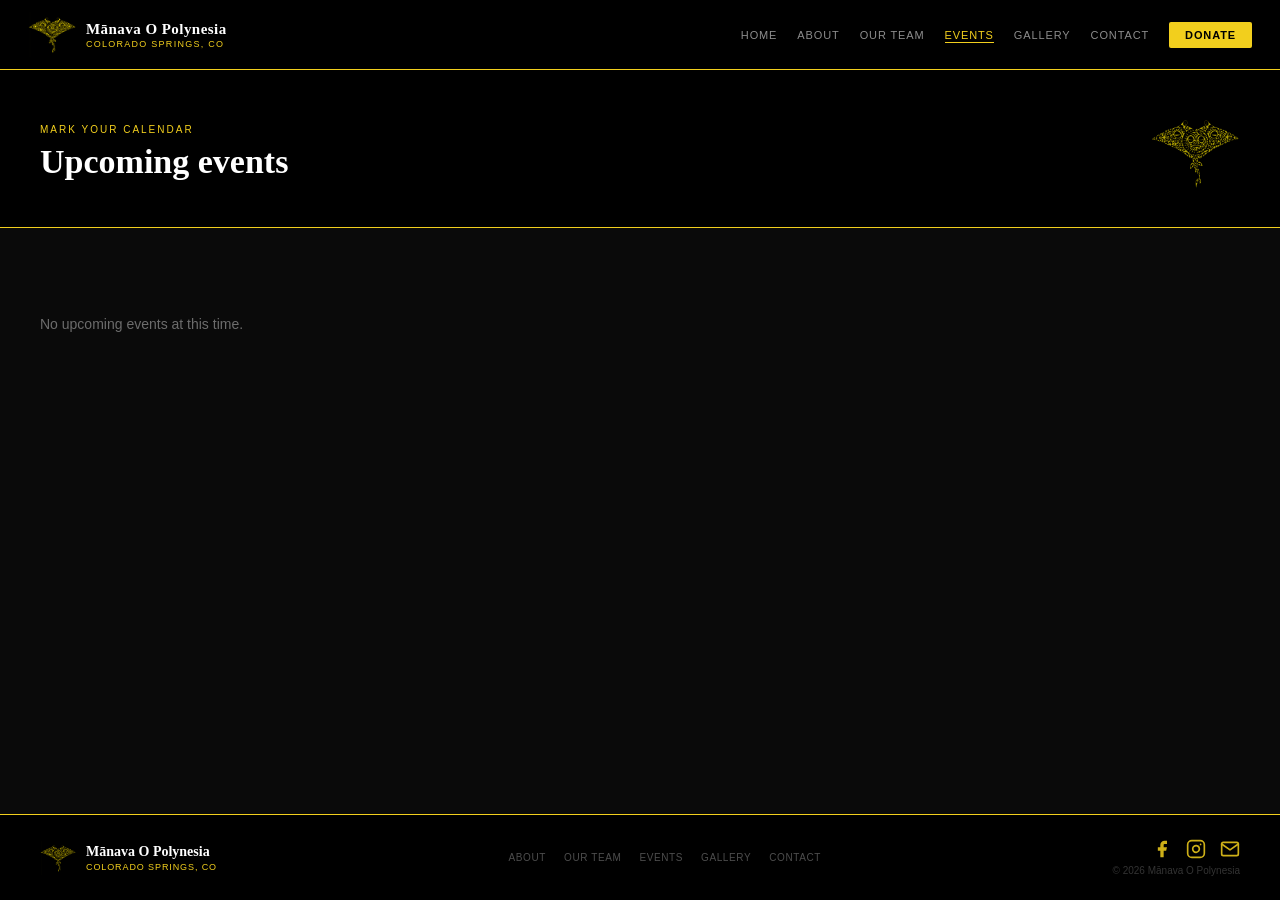
<file: events.html>
<!DOCTYPE html>
<html lang="en">
<head>
<meta charset="utf-8">
<title>Upcoming Events | Mānava O Polynesia · Colorado Springs</title>
<meta name="description" content="See upcoming Polynesian dance performances and cultural events by Mānava O Polynesia in Colorado Springs and the surrounding area.">
<meta name="robots" content="index, follow">
<link rel="canonical" href="https://manavaopolynesia.org/events.html">
<link rel="icon" type="image/png" sizes="96x96" href="assets/favicon-96.png">
<meta property="og:type" content="website">
<meta property="og:url" content="https://manavaopolynesia.org/events.html">
<meta property="og:title" content="Upcoming Events | Mānava O Polynesia · Colorado Springs">
<meta property="og:description" content="See upcoming Polynesian dance performances and cultural events by Mānava O Polynesia in Colorado Springs and the surrounding area.">
<meta property="og:image" content="https://manavaopolynesia.org/images/og-image.png">
<meta name="twitter:card" content="summary_large_image">
<meta name="twitter:title" content="Upcoming Events | Mānava O Polynesia · Colorado Springs">
<meta name="twitter:description" content="See upcoming Polynesian dance performances and cultural events by Mānava O Polynesia in Colorado Springs and the surrounding area.">
<meta name="twitter:image" content="https://manavaopolynesia.org/images/og-image.png">
<script type="application/ld+json">
{
  "@context": "https://schema.org",
  "@type": "BreadcrumbList",
  "itemListElement": [
    {"@type":"ListItem","position":1,"name":"Home","item":"https://manavaopolynesia.org/"},
    {"@type":"ListItem","position":2,"name":"Events","item":"https://manavaopolynesia.org/events.html"}
  ]
}
</script>
<meta name="viewport" content="width=device-width, initial-scale=1.0">
<link rel="stylesheet" href="assets/style.css">
</head>
<body>

<div class="site">
  <nav class="nav">
    <div class="nav-logo" onclick="location.href='/'">
      <img
        src="[data-uri]"
        width="48" height="45" alt="Manava O Polynesia manta ray logo" style="display:block;" />
      <div>
        <div class="nav-brand-main">Mānava O Polynesia</div>
        <div class="nav-brand-sub">Colorado Springs, CO</div>
      </div>
    </div>
    <button class="nav-toggle" onclick="toggleNav(this)" aria-label="Menu">
      <span></span><span></span><span></span>
    </button>
    <div class="nav-links">
      <a href="/">Home</a>
      <a href="/about.html">About</a>
      <a href="/team.html">Our Team</a>
      <a class="cur" href="/events.html">Events</a>
      <a href="/gallery.html">Gallery</a>
      <a href="/contact.html">Contact</a>
      <a class="nav-donate" onclick="openDonateModal()">Donate</a>
    </div>
  </nav>

    <div class="page-header">
      <div class="ph-text">
        <div class="eyebrow">Mark your calendar</div>
        <h2>Upcoming events</h2>
      </div>
      <a href="/" class="ph-logo-link" aria-label="Home">
        <img
        src="[data-uri]"
        loading="lazy" class="ph-logo" alt="" />
      </a>
    </div>
    <div class="sec">
      <div class="ev-list" id="ev-list"></div>
    </div>

  <div class="footer">
    <div>
      <div class="footer-logo" onclick="location.href='/'">
        <img
          src="[data-uri]"
          width="36" height="34" alt="Mānava O Polynesia manta ray logo" style="display:block;opacity:0.8;" />
        <div>
          <div class="footer-bn">Mānava O Polynesia</div>
          <div class="footer-bs">Colorado Springs, CO</div>
        </div>
      </div>
    </div>
    <div class="footer-links">
      <a href="/about.html">About</a>
      <a href="/team.html">Our Team</a>
      <a href="/events.html">Events</a>
      <a href="/gallery.html">Gallery</a>
      <a href="/contact.html">Contact</a>
    </div>
    <div style="text-align:right;">
      <div class="footer-social">
        <a href="https://www.facebook.com/manavaopolynesia" target="_blank" rel="noopener" aria-label="Facebook">
          <svg width="20" height="20" viewBox="0 0 24 24" fill="currentColor" xmlns="http://www.w3.org/2000/svg" aria-hidden="true"><path d="M18 2h-3a5 5 0 0 0-5 5v3H7v4h3v8h4v-8h3l1-4h-4V7a1 1 0 0 1 1-1h3z"/></svg>
        </a>
        <a href="https://www.instagram.com/manavaopolynesia/" target="_blank" rel="noopener" aria-label="Instagram">
          <svg width="20" height="20" viewBox="0 0 24 24" fill="none" stroke="currentColor" stroke-width="2" stroke-linecap="round" stroke-linejoin="round" xmlns="http://www.w3.org/2000/svg" aria-hidden="true"><rect x="2" y="2" width="20" height="20" rx="5" ry="5"/><path d="M16 11.37A4 4 0 1 1 12.63 8 4 4 0 0 1 16 11.37z"/><line x1="17.5" y1="6.5" x2="17.51" y2="6.5"/></svg>
        </a>
        <a href="mailto:inquiries@manavaopolynesia.org" aria-label="Email us">
          <svg width="20" height="20" viewBox="0 0 24 24" fill="none" stroke="currentColor" stroke-width="2" stroke-linecap="round" stroke-linejoin="round" xmlns="http://www.w3.org/2000/svg" aria-hidden="true"><path d="M4 4h16c1.1 0 2 .9 2 2v12c0 1.1-.9 2-2 2H4c-1.1 0-2-.9-2-2V6c0-1.1.9-2 2-2z"/><polyline points="22,6 12,13 2,6"/></svg>
        </a>
      </div>
      <div class="footer-copy">© 2026 Mānava O Polynesia</div>
    </div>
  </div>

</div>
<script src="assets/main.js"></script>
<script>
  const EVENTS_CSV_URL = 'https://docs.google.com/spreadsheets/d/e/2PACX-1vQL_MPtFy14e67A8s1GFB7rqf070tUKBcrZFjWDjBqg-1frbKZmS42ThwmNsn3mYyEMsDyeN0doTBQa/pub?output=csv';

  function loadEvents() {
    var el = document.getElementById('ev-list');
    if (!el) return;
    if (!EVENTS_CSV_URL) {
      el.innerHTML = '<p style="color:rgba(255,255,255,0.4);font-family:Arial,sans-serif;font-size:14px;padding:16px 0">No upcoming events at this time.</p>';
      return;
    }
    el.innerHTML = '<p style="color:rgba(255,255,255,0.4);font-family:Arial,sans-serif;font-size:14px;padding:16px 0">Loading events…</p>';
    fetch(EVENTS_CSV_URL)
      .then(function(r) { return r.text(); })
      .then(function(text) {
        var rows = parseCSV(text).filter(function(r) { return r[0] && r[0].trim(); });
        if (!rows.length) {
          el.innerHTML = '<p style="color:rgba(255,255,255,0.4);font-family:Arial,sans-serif;font-size:14px;padding:16px 0">No upcoming events at this time.</p>';
          return;
        }
        el.innerHTML = rows.map(function(r) {
          var month = esc(r[0] || ''), day = esc(r[1] || ''), name = esc(r[2] || ''), meta = esc(r[3] || '');
          return '<div class="ev">' +
            '<div class="ev-date"><div class="ev-mo">' + month + '</div><div class="ev-day">' + day + '</div></div>' +
            '<div class="ev-div"></div>' +
            '<div class="ev-info"><h3 class="ev-name">' + name + '</h3><div class="ev-meta">' + meta + '</div></div>' +
            '</div>';
        }).join('');
      })
      .catch(function() {
        el.innerHTML = '<p style="color:rgba(255,255,255,0.4);font-family:Arial,sans-serif;font-size:14px;padding:16px 0">No upcoming events at this time.</p>';
      });
  }
  loadEvents();
</script>

<div id="donate-modal" class="dm-overlay" onclick="dmOverlayClick(event)">
  <div class="dm-box" role="dialog" aria-modal="true" aria-label="Donate to Mānava O Polynesia">
    <button class="dm-close" onclick="closeDonateModal()" aria-label="Close">&times;</button>
    <div class="dm-left">
      <div class="dm-slides">
        <img src="/images/donate_kiki_raina_2026.jpg" alt="Mānava O Polynesia performers" class="dm-slide active">
        <img src="/images/donate_group_leis_2023.jpg" alt="Mānava O Polynesia performers" class="dm-slide">
        <img src="/images/donate_graduation_may_2026.JPG" alt="Mānava O Polynesia performers" class="dm-slide">
        <img src="/images/donate_community_service_july_2024.jpg" alt="Mānava O Polynesia performers" class="dm-slide">
        <img src="/images/donate_guam_lib_2024.JPG" alt="Mānava O Polynesia performers" class="dm-slide">
        <img src="/images/donate_denver_sept_2024.jpeg" alt="Mānava O Polynesia performers" class="dm-slide">
        <img src="/images/donate_maui_fundraiser_2023.jpeg" alt="Mānava O Polynesia performers" class="dm-slide">
      </div>
      <div class="dm-org-info">
        <h2 class="dm-org-name">Mānava O Polynesia</h2>
        <div class="dm-org-tagline">Supporting Mānava O Polynesia</div>
        <p class="dm-org-body">Mānava O Polynesia is a 501(c)(3) nonprofit in Colorado Springs sharing Hawaiian, Tahitian, Samoan, Tongan, and Māori culture through dance, music, and storytelling. Your gift keeps the spirit of the Pacific alive for generations to come.</p>
      </div>
    </div>
    <div class="dm-right">
      <div class="dm-secure-hdr">
        <svg width="14" height="14" viewBox="0 0 14 14" fill="none" aria-hidden="true"><path d="M7 1L2 3.5V7c0 2.76 2.13 5.35 5 6 2.87-.65 5-3.24 5-6V3.5L7 1z" fill="#27ae60"/></svg>
        Secure Donation
      </div>
      <script type="module" src="https://donorbox.org/widgets.js" async></script>
      <dbox-widget campaign="manava-website-donation" type="donation_form" enable-auto-scroll="true"></dbox-widget>
    </div>
  </div>
  <div class="dm-footer-links">
    <span class="dm-bubble-wrap">
      <a href="#" class="dm-footer-link dm-footer-link--strong" onclick="toggleDmSecureBubble(event)">Is my donation secure?</a>
      <div class="dm-bubble" id="dm-secure-bubble" role="tooltip">
        <strong class="dm-bubble-heading">Is my donation secure?</strong>
        <p>Your payment is secured with SSL encryption and processed directly by Stripe &#8212; your financial information never touches our servers.</p>
        <div class="dm-bubble-arrow"></div>
      </div>
    </span>
    <span class="dm-bubble-wrap">
      <a href="#" class="dm-footer-link dm-footer-link--strong" onclick="toggleDmTaxBubble(event)">Is this donation tax-deductible?</a>
      <div class="dm-bubble" id="dm-tax-bubble" role="tooltip">
        <strong class="dm-bubble-heading">Is this donation tax-deductible?</strong>
        <p>We are a tax-exempt organization. Your contribution may be tax-deductible &#8212; please consult your tax advisor for guidance specific to your situation. A donation receipt will be emailed to you; please retain it for your records.</p>
        <div class="dm-bubble-arrow"></div>
      </div>
    </span>
    <span class="dm-bubble-wrap">
      <a href="#" class="dm-footer-link dm-footer-link--strong" onclick="toggleDmCancelBubble(event)">Can I cancel my recurring donation?</a>
      <div class="dm-bubble" id="dm-cancel-bubble" role="tooltip">
        <strong class="dm-bubble-heading">Can I cancel my recurring donation?</strong>
        <p>You&#8217;re always in control of your recurring donation &#8212; change or cancel it anytime.</p>
        <div class="dm-bubble-arrow"></div>
      </div>
    </span>
  </div>
</div>
</body>
</html>
</file>
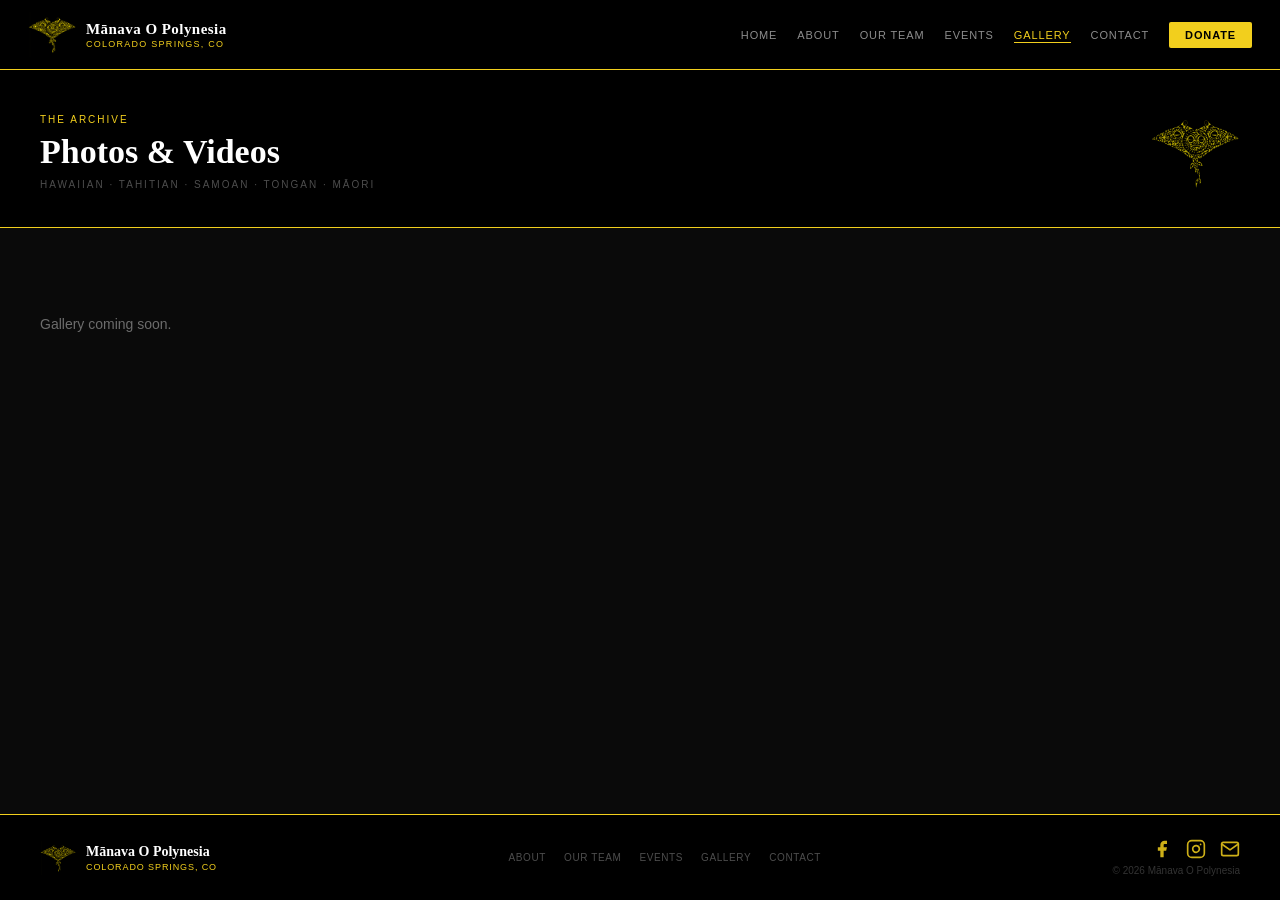
<file: gallery.html>
<!DOCTYPE html>
<html lang="en">
<head>
<meta charset="utf-8">
<title>Gallery | Mānava O Polynesia · Colorado Springs</title>
<meta name="description" content="Photos and videos of Mānava O Polynesia’s Polynesian dance performances — Hawaiian, Tahitian, Samoan, Tongan, and Māori traditions.">
<meta name="robots" content="index, follow">
<link rel="canonical" href="https://manavaopolynesia.org/gallery.html">
<link rel="icon" type="image/png" sizes="96x96" href="assets/favicon-96.png">
<meta property="og:type" content="website">
<meta property="og:url" content="https://manavaopolynesia.org/gallery.html">
<meta property="og:title" content="Gallery | Mānava O Polynesia · Colorado Springs">
<meta property="og:description" content="Photos and videos of Mānava O Polynesia’s Polynesian dance performances — Hawaiian, Tahitian, Samoan, Tongan, and Māori traditions.">
<meta property="og:image" content="https://manavaopolynesia.org/images/og-image.png">
<meta name="twitter:card" content="summary_large_image">
<meta name="twitter:title" content="Gallery | Mānava O Polynesia · Colorado Springs">
<meta name="twitter:description" content="Photos and videos of Mānava O Polynesia’s Polynesian dance performances — Hawaiian, Tahitian, Samoan, Tongan, and Māori traditions.">
<meta name="twitter:image" content="https://manavaopolynesia.org/images/og-image.png">
<script type="application/ld+json">
{
  "@context": "https://schema.org",
  "@type": "BreadcrumbList",
  "itemListElement": [
    {"@type":"ListItem","position":1,"name":"Home","item":"https://manavaopolynesia.org/"},
    {"@type":"ListItem","position":2,"name":"Gallery","item":"https://manavaopolynesia.org/gallery.html"}
  ]
}
</script>
<meta name="viewport" content="width=device-width, initial-scale=1.0">
<link rel="stylesheet" href="assets/style.css">
<style>
/* ── EDITORIAL GALLERY ───────────────────────────────────── */
.gal-grid {
  display: grid;
  grid-template-columns: repeat(6, 1fr);
  grid-auto-rows: 70px;
  gap: 4px;
  margin-top: 24px;
  align-content: start;
}
.gc.tall { grid-row: revert; }
.gc.gc-hero     { grid-column: span 4; grid-row: span 5; }
.gc.gc-accent-a { grid-column: span 2; grid-row: span 3; }
.gc.gc-accent-b { grid-column: span 2; grid-row: span 2; }
.gc.gc-banner   { grid-column: span 6; grid-row: span 2; }
.gc.gc-left     { grid-column: span 3; grid-row: span 4; }
.gc.gc-right    { grid-column: span 3; grid-row: span 4; }
.gc.gc-hero .gc-img {
  transform: scale(1.07) rotate(-1.5deg);
  transform-origin: center;
  transition: transform 0.6s cubic-bezier(0.22, 1, 0.36, 1);
}
.gc.gc-accent-b .gc-img {
  transform: scale(1.05) rotate(0.8deg);
  transform-origin: center;
  transition: transform 0.5s cubic-bezier(0.22, 1, 0.36, 1);
}
/* Default hover zoom — applies to every tile that has no bespoke transform */
.gc .gc-img { transition: transform 0.5s cubic-bezier(0.22, 1, 0.36, 1); }
.gc:hover .gc-img { transform: scale(1.07); }
/* Hero + accent-b keep their bespoke resting tilt and stronger zoom */
.gc.gc-hero:hover .gc-img { transform: scale(1.1) rotate(0deg); }
.gc.gc-accent-b:hover .gc-img { transform: scale(1.08) rotate(0deg); }
.gc::before {
  content: '';
  position: absolute;
  inset: 8px;
  border: 1px solid rgba(242, 207, 29, 0.28);
  border-radius: 2px;
  z-index: 1;
  pointer-events: none;
}
.gh { z-index: 3; }
.gc            { box-shadow: 0 1px 6px rgba(0,0,0,0.45); }
.gc.gc-hero    { box-shadow: 0 4px 22px rgba(0,0,0,0.65); }
.gc.gc-banner  { box-shadow: 0 2px 14px rgba(0,0,0,0.55); }
.gc.gc-banner .gh {
  opacity: 1;
  background: linear-gradient(to bottom, transparent 40%, rgba(0,0,0,0.68) 100%);
  border: none;
  padding: 0 16px 14px;
}
.gc.gc-banner .gl {
  font-family: Georgia, serif;
  font-size: 11px;
  font-weight: 400;
  font-style: italic;
  letter-spacing: 0.16em;
  text-transform: uppercase;
  color: rgba(255,255,255,0.8);
}
.gc.gc-banner:hover .gh { border: 2px solid rgba(242,207,29,0.3); }
@media (max-width: 768px) {
  .gal-grid { grid-template-columns: repeat(2, 1fr); grid-auto-rows: 130px; }
  .gc.gc-hero, .gc.gc-accent-a, .gc.gc-accent-b,
  .gc.gc-left, .gc.gc-right { grid-column: span 1; grid-row: span 2; }
  .gc.gc-banner { grid-column: span 2; grid-row: span 1; }
  .gc.tall { grid-row: span 3 !important; }
  .gc.gc-hero .gc-img, .gc.gc-accent-b .gc-img,
  .gc:hover .gc-img,
  .gc.gc-hero:hover .gc-img, .gc.gc-accent-b:hover .gc-img { transform: none; }
}
@media (max-width: 480px) {
  .gal-grid { grid-template-columns: 1fr; grid-auto-rows: 200px; }
  .gc.gc-hero, .gc.gc-accent-a, .gc.gc-accent-b,
  .gc.gc-banner, .gc.gc-left, .gc.gc-right { grid-column: span 1; grid-row: span 1; }
  .gc.tall { grid-row: span 2 !important; }
  .gc { box-shadow: none; }
}
</style>
</head>
<body>

<div class="site">
  <nav class="nav">
    <div class="nav-logo" onclick="location.href='/'">
      <img
        src="[data-uri]"
        width="48" height="45" alt="Manava O Polynesia manta ray logo" style="display:block;" />
      <div>
        <div class="nav-brand-main">Mānava O Polynesia</div>
        <div class="nav-brand-sub">Colorado Springs, CO</div>
      </div>
    </div>
    <button class="nav-toggle" onclick="toggleNav(this)" aria-label="Menu">
      <span></span><span></span><span></span>
    </button>
    <div class="nav-links">
      <a href="/">Home</a>
      <a href="/about.html">About</a>
      <a href="/team.html">Our Team</a>
      <a href="/events.html">Events</a>
      <a class="cur" href="/gallery.html">Gallery</a>
      <a href="/contact.html">Contact</a>
      <a class="nav-donate" onclick="openDonateModal()">Donate</a>
    </div>
  </nav>

    <div class="page-header">
      <div class="ph-text">
        <div class="eyebrow">The Archive</div>
        <h2>Photos &amp; Videos</h2>
        <p style="font-family:Arial,sans-serif;font-size:10px;letter-spacing:0.2em;text-transform:uppercase;color:rgba(255,255,255,0.3);margin-top:8px;font-weight:400">Hawaiian · Tahitian · Samoan · Tongan · Māori</p>
      </div>
      <a href="/" class="ph-logo-link" aria-label="Home">
        <img
        src="[data-uri]"
        loading="lazy" class="ph-logo" alt="" />
      </a>
    </div>
    <div class="sec">
      <div class="gal-grid" id="gal-list"></div>

    </div>

  <div class="footer">
    <div>
      <div class="footer-logo" onclick="location.href='/'">
        <img
          src="[data-uri]"
          width="36" height="34" alt="Mānava O Polynesia manta ray logo" style="display:block;opacity:0.8;" />
        <div>
          <div class="footer-bn">Mānava O Polynesia</div>
          <div class="footer-bs">Colorado Springs, CO</div>
        </div>
      </div>
    </div>
    <div class="footer-links">
      <a href="/about.html">About</a>
      <a href="/team.html">Our Team</a>
      <a href="/events.html">Events</a>
      <a href="/gallery.html">Gallery</a>
      <a href="/contact.html">Contact</a>
    </div>
    <div style="text-align:right;">
      <div class="footer-social">
        <a href="https://www.facebook.com/manavaopolynesia" target="_blank" rel="noopener" aria-label="Facebook">
          <svg width="20" height="20" viewBox="0 0 24 24" fill="currentColor" xmlns="http://www.w3.org/2000/svg" aria-hidden="true"><path d="M18 2h-3a5 5 0 0 0-5 5v3H7v4h3v8h4v-8h3l1-4h-4V7a1 1 0 0 1 1-1h3z"/></svg>
        </a>
        <a href="https://www.instagram.com/manavaopolynesia/" target="_blank" rel="noopener" aria-label="Instagram">
          <svg width="20" height="20" viewBox="0 0 24 24" fill="none" stroke="currentColor" stroke-width="2" stroke-linecap="round" stroke-linejoin="round" xmlns="http://www.w3.org/2000/svg" aria-hidden="true"><rect x="2" y="2" width="20" height="20" rx="5" ry="5"/><path d="M16 11.37A4 4 0 1 1 12.63 8 4 4 0 0 1 16 11.37z"/><line x1="17.5" y1="6.5" x2="17.51" y2="6.5"/></svg>
        </a>
        <a href="mailto:inquiries@manavaopolynesia.org" aria-label="Email us">
          <svg width="20" height="20" viewBox="0 0 24 24" fill="none" stroke="currentColor" stroke-width="2" stroke-linecap="round" stroke-linejoin="round" xmlns="http://www.w3.org/2000/svg" aria-hidden="true"><path d="M4 4h16c1.1 0 2 .9 2 2v12c0 1.1-.9 2-2 2H4c-1.1 0-2-.9-2-2V6c0-1.1.9-2 2-2z"/><polyline points="22,6 12,13 2,6"/></svg>
        </a>
      </div>
      <div class="footer-copy">© 2026 Mānava O Polynesia</div>
    </div>
  </div>

</div>
<script src="assets/main.js"></script>
<script>
  const GALLERY_CSV_URL = 'https://docs.google.com/spreadsheets/d/e/2PACX-1vQL_MPtFy14e67A8s1GFB7rqf070tUKBcrZFjWDjBqg-1frbKZmS42ThwmNsn3mYyEMsDyeN0doTBQa/pub?gid=77908913&single=true&output=csv';

  var ROLES = ['gc-hero','gc-accent-a','gc-accent-b','gc-banner','gc-left','gc-right'];

  function loadGallery() {
    var el = document.getElementById('gal-list');
    if (!el) return;
    if (!GALLERY_CSV_URL) {
      el.innerHTML = '<p style="color:rgba(255,255,255,0.4);font-family:Arial,sans-serif;font-size:14px;padding:16px 0">Gallery coming soon.</p>';
      return;
    }
    el.innerHTML = '<p style="color:rgba(255,255,255,0.4);font-family:Arial,sans-serif;font-size:14px;padding:16px 0">Loading gallery…</p>';
    fetch(GALLERY_CSV_URL)
      .then(function(r) { return r.text(); })
      .then(function(text) {
        var rows = parseCSV(text).filter(function(r) { return r[0] && r[0].trim(); });
        if (!rows.length) {
          el.innerHTML = '<p style="color:rgba(255,255,255,0.4);font-family:Arial,sans-serif;font-size:14px;padding:16px 0">Gallery coming soon.</p>';
          return;
        }
        var html = '', itemCount = 0;
        window.galleryItems = [];
        rows.forEach(function(r) {
          var fileUrl = r[0] || '', rawLabel = r[1] || '', label = esc(rawLabel);
          var tall = (r[2] || '').trim().toLowerCase() === 'yes';
          var type = (r[3] || '').trim().toLowerCase() === 'video' ? 'video' : 'image';
          var fileId = fileUrl.match(/\/d\/([^/]+)/);
          if (!fileId) return;
          var idx = window.galleryItems.length;
          window.galleryItems.push({ fileId: fileId[1], type: type, label: rawLabel });
          var role = ROLES[itemCount % 6];
          var classes = 'gc ' + role + (tall ? ' tall' : '') + (type === 'video' ? ' video' : '');
          var thumb = 'https://drive.google.com/thumbnail?id=' + fileId[1] + '&sz=w800';
          var playBadge = type === 'video' ? '<div class="gc-play" aria-hidden="true">&#9658;</div>' : '';
          html += '<div class="' + classes + '" data-idx="' + idx + '"><img src="' + thumb + '" class="gc-img" alt="' + label + '" loading="lazy" />' + playBadge + '<div class="gh"><div class="gl">' + label + '</div></div></div>';
          itemCount++;
        });
        el.innerHTML = html;
        el.addEventListener('click', function(e) {
          var tile = e.target.closest('.gc');
          if (!tile || tile.dataset.idx === undefined) return;
          window.openLightbox(parseInt(tile.dataset.idx, 10));
        });
      })
      .catch(function() {
        el.innerHTML = '<p style="color:rgba(255,255,255,0.4);font-family:Arial,sans-serif;font-size:14px;padding:16px 0">Gallery coming soon.</p>';
      });
  }
  loadGallery();
</script>

<div id="gallery-lightbox" class="lb-overlay" onclick="lbOverlayClick(event)">
  <button class="lb-close" onclick="closeLightbox()" aria-label="Close">&times;</button>
  <button class="lb-nav lb-prev" onclick="lbStep(-1)" aria-label="Previous">&lsaquo;</button>
  <div class="lb-stage" role="dialog" aria-modal="true" aria-label="Gallery viewer"></div>
  <button class="lb-nav lb-next" onclick="lbStep(1)" aria-label="Next">&rsaquo;</button>
  <div class="lb-caption"></div>
</div>

<div id="donate-modal" class="dm-overlay" onclick="dmOverlayClick(event)">
  <div class="dm-box" role="dialog" aria-modal="true" aria-label="Donate to Mānava O Polynesia">
    <button class="dm-close" onclick="closeDonateModal()" aria-label="Close">&times;</button>
    <div class="dm-left">
      <div class="dm-slides">
        <img src="/images/donate_kiki_raina_2026.jpg" alt="Mānava O Polynesia performers" class="dm-slide active">
        <img src="/images/donate_group_leis_2023.jpg" alt="Mānava O Polynesia performers" class="dm-slide">
        <img src="/images/donate_graduation_may_2026.JPG" alt="Mānava O Polynesia performers" class="dm-slide">
        <img src="/images/donate_community_service_july_2024.jpg" alt="Mānava O Polynesia performers" class="dm-slide">
        <img src="/images/donate_guam_lib_2024.JPG" alt="Mānava O Polynesia performers" class="dm-slide">
        <img src="/images/donate_denver_sept_2024.jpeg" alt="Mānava O Polynesia performers" class="dm-slide">
        <img src="/images/donate_maui_fundraiser_2023.jpeg" alt="Mānava O Polynesia performers" class="dm-slide">
      </div>
      <div class="dm-org-info">
        <h2 class="dm-org-name">Mānava O Polynesia</h2>
        <div class="dm-org-tagline">Supporting Mānava O Polynesia</div>
        <p class="dm-org-body">Mānava O Polynesia is a 501(c)(3) nonprofit in Colorado Springs sharing Hawaiian, Tahitian, Samoan, Tongan, and Māori culture through dance, music, and storytelling. Your gift keeps the spirit of the Pacific alive for generations to come.</p>
      </div>
    </div>
    <div class="dm-right">
      <div class="dm-secure-hdr">
        <svg width="14" height="14" viewBox="0 0 14 14" fill="none" aria-hidden="true"><path d="M7 1L2 3.5V7c0 2.76 2.13 5.35 5 6 2.87-.65 5-3.24 5-6V3.5L7 1z" fill="#27ae60"/></svg>
        Secure Donation
      </div>
      <script type="module" src="https://donorbox.org/widgets.js" async></script>
      <dbox-widget campaign="manava-website-donation" type="donation_form" enable-auto-scroll="true"></dbox-widget>
    </div>
  </div>
  <div class="dm-footer-links">
    <span class="dm-bubble-wrap">
      <a href="#" class="dm-footer-link dm-footer-link--strong" onclick="toggleDmSecureBubble(event)">Is my donation secure?</a>
      <div class="dm-bubble" id="dm-secure-bubble" role="tooltip">
        <strong class="dm-bubble-heading">Is my donation secure?</strong>
        <p>Your payment is secured with SSL encryption and processed directly by Stripe &#8212; your financial information never touches our servers.</p>
        <div class="dm-bubble-arrow"></div>
      </div>
    </span>
    <span class="dm-bubble-wrap">
      <a href="#" class="dm-footer-link dm-footer-link--strong" onclick="toggleDmTaxBubble(event)">Is this donation tax-deductible?</a>
      <div class="dm-bubble" id="dm-tax-bubble" role="tooltip">
        <strong class="dm-bubble-heading">Is this donation tax-deductible?</strong>
        <p>We are a tax-exempt organization. Your contribution may be tax-deductible &#8212; please consult your tax advisor for guidance specific to your situation. A donation receipt will be emailed to you; please retain it for your records.</p>
        <div class="dm-bubble-arrow"></div>
      </div>
    </span>
    <span class="dm-bubble-wrap">
      <a href="#" class="dm-footer-link dm-footer-link--strong" onclick="toggleDmCancelBubble(event)">Can I cancel my recurring donation?</a>
      <div class="dm-bubble" id="dm-cancel-bubble" role="tooltip">
        <strong class="dm-bubble-heading">Can I cancel my recurring donation?</strong>
        <p>You&#8217;re always in control of your recurring donation &#8212; change or cancel it anytime.</p>
        <div class="dm-bubble-arrow"></div>
      </div>
    </span>
  </div>
</div>
</body>
</html>
</file>
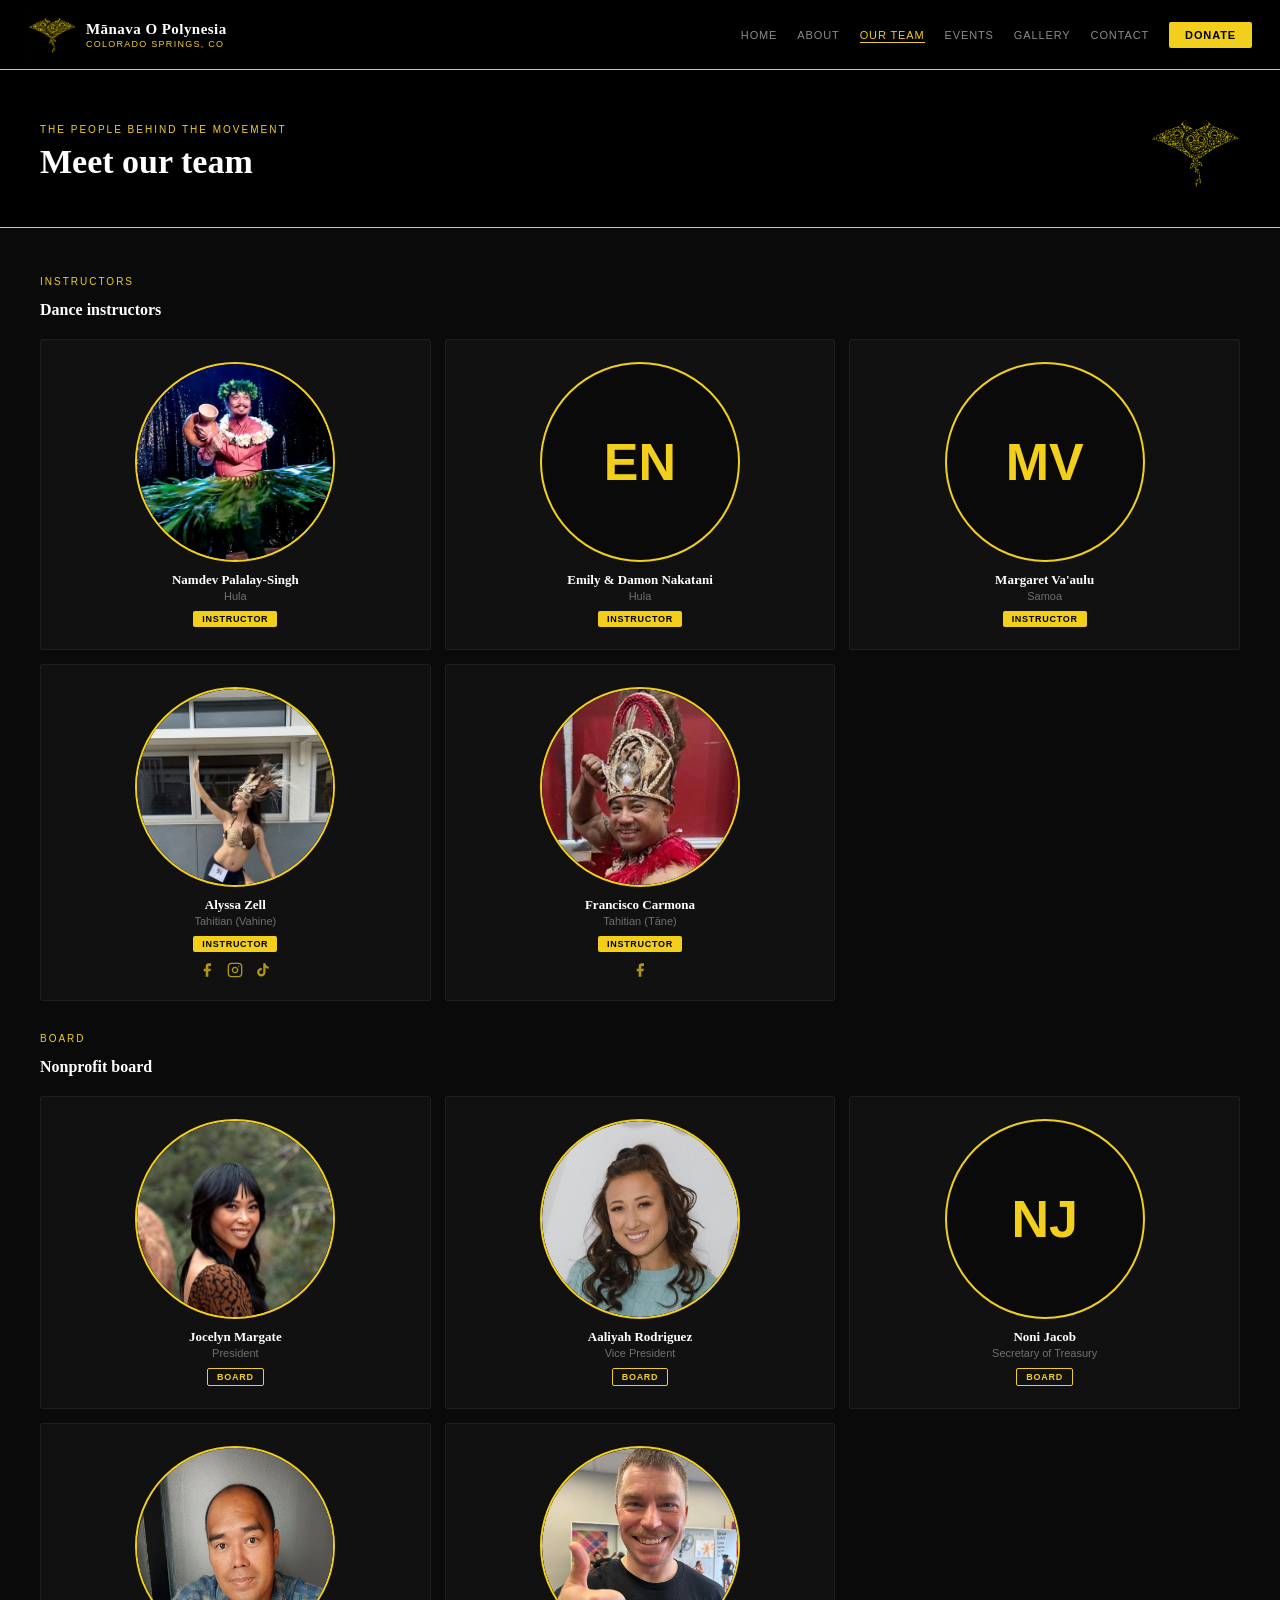
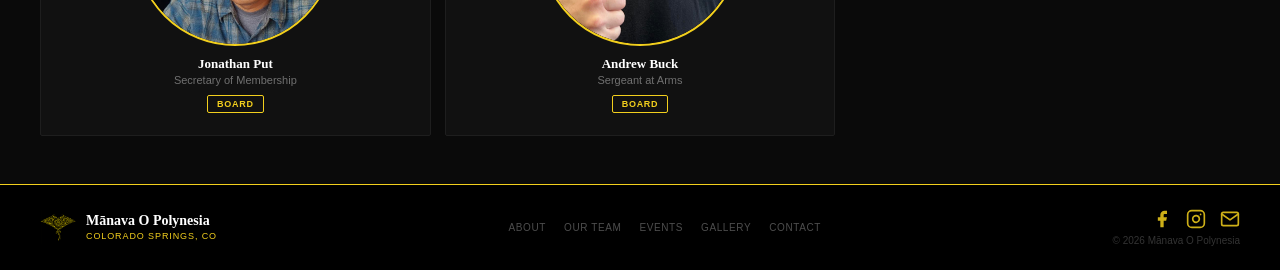
<file: team.html>
<!DOCTYPE html>
<html lang="en">
<head>
<meta charset="utf-8">
<title>Our Team | Mānava O Polynesia · Colorado Springs</title>
<meta name="description" content="Meet the dancers, instructors, and cultural ambassadors of Mānava O Polynesia, Colorado Springs’ premier Polynesian dance company.">
<meta name="robots" content="index, follow">
<link rel="canonical" href="https://manavaopolynesia.org/team.html">
<link rel="icon" type="image/png" sizes="96x96" href="assets/favicon-96.png">
<meta property="og:type" content="website">
<meta property="og:url" content="https://manavaopolynesia.org/team.html">
<meta property="og:title" content="Our Team | Mānava O Polynesia · Colorado Springs">
<meta property="og:description" content="Meet the dancers, instructors, and cultural ambassadors of Mānava O Polynesia, Colorado Springs’ premier Polynesian dance company.">
<meta property="og:image" content="https://manavaopolynesia.org/images/og-image.png">
<meta name="twitter:card" content="summary_large_image">
<meta name="twitter:title" content="Our Team | Mānava O Polynesia · Colorado Springs">
<meta name="twitter:description" content="Meet the dancers, instructors, and cultural ambassadors of Mānava O Polynesia, Colorado Springs’ premier Polynesian dance company.">
<meta name="twitter:image" content="https://manavaopolynesia.org/images/og-image.png">
<script type="application/ld+json">
{
  "@context": "https://schema.org",
  "@type": "BreadcrumbList",
  "itemListElement": [
    {"@type":"ListItem","position":1,"name":"Home","item":"https://manavaopolynesia.org/"},
    {"@type":"ListItem","position":2,"name":"Our Team","item":"https://manavaopolynesia.org/team.html"}
  ]
}
</script>
<meta name="viewport" content="width=device-width, initial-scale=1.0">
<link rel="stylesheet" href="assets/style.css">
</head>
<body>

<div class="site">
  <nav class="nav">
    <div class="nav-logo" onclick="location.href='/'">
      <img
        src="[data-uri]"
        width="48" height="45" alt="Manava O Polynesia manta ray logo" style="display:block;" />
      <div>
        <div class="nav-brand-main">Mānava O Polynesia</div>
        <div class="nav-brand-sub">Colorado Springs, CO</div>
      </div>
    </div>
    <button class="nav-toggle" onclick="toggleNav(this)" aria-label="Menu">
      <span></span><span></span><span></span>
    </button>
    <div class="nav-links">
      <a href="/">Home</a>
      <a href="/about.html">About</a>
      <a class="cur" href="/team.html">Our Team</a>
      <a href="/events.html">Events</a>
      <a href="/gallery.html">Gallery</a>
      <a href="/contact.html">Contact</a>
      <a class="nav-donate" onclick="openDonateModal()">Donate</a>
    </div>
  </nav>

    <div class="page-header">
      <div class="ph-text">
        <div class="eyebrow">The people behind the movement</div>
        <h2>Meet our team</h2>
      </div>
      <a href="/" class="ph-logo-link" aria-label="Home">
        <img
        src="[data-uri]"
        loading="lazy" class="ph-logo" alt="" />
      </a>
    </div>
    <div class="sec">
      <div class="eyebrow">Instructors</div>
      <h3 style="font-size:16px;color:#fff;margin-bottom:14px;">Dance instructors</h3>
      <div class="team-grid">
        <div class="tc">
          <div class="t-av" style="padding:0;overflow:hidden;"><img src="images/namdev_palalay_singh_instructor_hula.jpeg" alt="Namdev Palalay-Singh" style="width:100%;height:100%;object-fit:cover;border-radius:50%;display:block;"></div>
          <h3 class="t-name">Namdev Palalay-Singh</h3>
          <div class="t-role">Hula</div>
          <div class="t-badge bi">Instructor</div>
        </div>
        <div class="tc">
          <div class="t-av">EN</div>
          <h3 class="t-name">Emily & Damon Nakatani</h3>
          <div class="t-role">Hula</div>
          <div class="t-badge bi">Instructor</div>
        </div>
        <div class="tc">
          <div class="t-av">MV</div>
          <h3 class="t-name">Margaret Va'aulu</h3>
          <div class="t-role">Samoa</div>
          <div class="t-badge bi">Instructor</div>
        </div>
        <div class="tc">
          <div class="t-av" style="padding:0;overflow:hidden;"><img src="images/alyssa_zell_instructor_tahitian.jpg" alt="Alyssa Zell" style="width:100%;height:100%;object-fit:cover;border-radius:50%;display:block;"></div>
          <h3 class="t-name">Alyssa Zell</h3>
          <div class="t-role">Tahitian (Vahine)</div>
          <div class="t-badge bi">Instructor</div>
          <div class="t-social">
            <a href="https://www.facebook.com/alyssa.zell.2025" target="_blank" rel="noopener" aria-label="Alyssa Zell on Facebook">
              <svg width="16" height="16" viewBox="0 0 24 24" fill="currentColor" aria-hidden="true"><path d="M18 2h-3a5 5 0 0 0-5 5v3H7v4h3v8h4v-8h3l1-4h-4V7a1 1 0 0 1 1-1h3z"/></svg>
            </a>
            <a href="https://www.instagram.com/_alyssa.zell_/" target="_blank" rel="noopener" aria-label="Alyssa Zell on Instagram">
              <svg width="16" height="16" viewBox="0 0 24 24" fill="none" stroke="currentColor" stroke-width="2" stroke-linecap="round" stroke-linejoin="round" aria-hidden="true"><rect x="2" y="2" width="20" height="20" rx="5" ry="5"/><path d="M16 11.37A4 4 0 1 1 12.63 8 4 4 0 0 1 16 11.37z"/><line x1="17.5" y1="6.5" x2="17.51" y2="6.5"/></svg>
            </a>
            <a href="https://www.tiktok.com/@alyssa_z3" target="_blank" rel="noopener" aria-label="Alyssa Zell on TikTok">
              <svg width="16" height="16" viewBox="0 0 24 24" fill="currentColor" aria-hidden="true"><path d="M19.59 6.69a4.83 4.83 0 0 1-3.77-4.25V2h-3.45v13.67a2.89 2.89 0 0 1-2.88 2.5 2.89 2.89 0 0 1-2.89-2.89 2.89 2.89 0 0 1 2.89-2.89c.28 0 .54.04.79.1V9.01a6.33 6.33 0 0 0-.79-.05 6.34 6.34 0 0 0-6.34 6.34 6.34 6.34 0 0 0 6.34 6.34 6.34 6.34 0 0 0 6.33-6.34V8.69a8.18 8.18 0 0 0 4.78 1.52V6.75a4.85 4.85 0 0 1-1.01-.06z"/></svg>
            </a>
          </div>
        </div>
        <div class="tc">
          <div class="t-av" style="padding:0;overflow:hidden;"><img src="images/francisco_ carmona_instructor_tahitian.png" alt="Francisco Carmona" style="width:100%;height:100%;object-fit:cover;border-radius:50%;display:block;"></div>
          <h3 class="t-name">Francisco Carmona</h3>
          <div class="t-role">Tahitian (Tāne)</div>
          <div class="t-badge bi">Instructor</div>
          <div class="t-social">
            <a href="https://www.facebook.com/francisco.carmona.224905" target="_blank" rel="noopener" aria-label="Francisco Carmona on Facebook">
              <svg width="16" height="16" viewBox="0 0 24 24" fill="currentColor" aria-hidden="true"><path d="M18 2h-3a5 5 0 0 0-5 5v3H7v4h3v8h4v-8h3l1-4h-4V7a1 1 0 0 1 1-1h3z"/></svg>
            </a>
          </div>
        </div>
      </div>
      <div style="margin-top:32px;" class="eyebrow">Board</div>
      <h3 style="font-size:16px;color:#fff;margin-bottom:14px;">Nonprofit board</h3>
      <div class="team-grid">
        <div class="tc">
          <div class="t-av" style="padding:0;overflow:hidden;"><img src="images/jocelyn_margate_board_president.jpg" alt="Jocelyn Margate" style="width:100%;height:100%;object-fit:cover;border-radius:50%;display:block;"></div>
          <h3 class="t-name">Jocelyn Margate</h3>
          <div class="t-role">President</div>
          <div class="t-badge bb">Board</div>
        </div>
        <div class="tc">
          <div class="t-av" style="padding:0;overflow:hidden;"><img src="images/aaliya_rodriguez_board_vice_president.PNG" alt="Aaliyah Rodriguez" style="width:100%;height:100%;object-fit:cover;object-position:center 30%;border-radius:50%;display:block;"></div>
          <h3 class="t-name">Aaliyah Rodriguez</h3>
          <div class="t-role">Vice President</div>
          <div class="t-badge bb">Board</div>
        </div>
        <div class="tc">
          <div class="t-av">NJ</div>
          <h3 class="t-name">Noni Jacob</h3>
          <div class="t-role">Secretary of Treasury</div>
          <div class="t-badge bb">Board</div>
        </div>
        <div class="tc">
          <div class="t-av" style="padding:0;overflow:hidden;"><img src="images/jonathan_put_membership.jpg" alt="Jonathan Put" style="width:100%;height:100%;object-fit:cover;object-position:center top;border-radius:50%;display:block;transform:translateX(13.8%) translateY(-10%) scale(1.28);transform-origin:center top;"></div>
          <h3 class="t-name">Jonathan Put</h3>
          <div class="t-role">Secretary of Membership</div>
          <div class="t-badge bb">Board</div>
        </div>
        <div class="tc">
          <div class="t-av" style="padding:0;overflow:hidden;"><img src="images/andrew_buck_soa.jpeg" alt="Andrew Buck" style="width:100%;height:100%;object-fit:cover;object-position:center 20%;border-radius:50%;display:block;"></div>
          <h3 class="t-name">Andrew Buck</h3>
          <div class="t-role">Sergeant at Arms</div>
          <div class="t-badge bb">Board</div>
        </div>
      </div>
    </div>

  <div class="footer">
    <div>
      <div class="footer-logo" onclick="location.href='/'">
        <img
          src="[data-uri]"
          width="36" height="34" alt="Mānava O Polynesia manta ray logo" style="display:block;opacity:0.8;" />
        <div>
          <div class="footer-bn">Mānava O Polynesia</div>
          <div class="footer-bs">Colorado Springs, CO</div>
        </div>
      </div>
    </div>
    <div class="footer-links">
      <a href="/about.html">About</a>
      <a href="/team.html">Our Team</a>
      <a href="/events.html">Events</a>
      <a href="/gallery.html">Gallery</a>
      <a href="/contact.html">Contact</a>
    </div>
    <div style="text-align:right;">
      <div class="footer-social">
        <a href="https://www.facebook.com/manavaopolynesia" target="_blank" rel="noopener" aria-label="Facebook">
          <svg width="20" height="20" viewBox="0 0 24 24" fill="currentColor" xmlns="http://www.w3.org/2000/svg" aria-hidden="true"><path d="M18 2h-3a5 5 0 0 0-5 5v3H7v4h3v8h4v-8h3l1-4h-4V7a1 1 0 0 1 1-1h3z"/></svg>
        </a>
        <a href="https://www.instagram.com/manavaopolynesia/" target="_blank" rel="noopener" aria-label="Instagram">
          <svg width="20" height="20" viewBox="0 0 24 24" fill="none" stroke="currentColor" stroke-width="2" stroke-linecap="round" stroke-linejoin="round" xmlns="http://www.w3.org/2000/svg" aria-hidden="true"><rect x="2" y="2" width="20" height="20" rx="5" ry="5"/><path d="M16 11.37A4 4 0 1 1 12.63 8 4 4 0 0 1 16 11.37z"/><line x1="17.5" y1="6.5" x2="17.51" y2="6.5"/></svg>
        </a>
        <a href="mailto:inquiries@manavaopolynesia.org" aria-label="Email us">
          <svg width="20" height="20" viewBox="0 0 24 24" fill="none" stroke="currentColor" stroke-width="2" stroke-linecap="round" stroke-linejoin="round" xmlns="http://www.w3.org/2000/svg" aria-hidden="true"><path d="M4 4h16c1.1 0 2 .9 2 2v12c0 1.1-.9 2-2 2H4c-1.1 0-2-.9-2-2V6c0-1.1.9-2 2-2z"/><polyline points="22,6 12,13 2,6"/></svg>
        </a>
      </div>
      <div class="footer-copy">© 2026 Mānava O Polynesia</div>
    </div>
  </div>

</div>
<script src="assets/main.js"></script>

<div id="donate-modal" class="dm-overlay" onclick="dmOverlayClick(event)">
  <div class="dm-box" role="dialog" aria-modal="true" aria-label="Donate to Mānava O Polynesia">
    <button class="dm-close" onclick="closeDonateModal()" aria-label="Close">&times;</button>
    <div class="dm-left">
      <div class="dm-slides">
        <img src="/images/donate_kiki_raina_2026.jpg" alt="Mānava O Polynesia performers" class="dm-slide active">
        <img src="/images/donate_group_leis_2023.jpg" alt="Mānava O Polynesia performers" class="dm-slide">
        <img src="/images/donate_graduation_may_2026.JPG" alt="Mānava O Polynesia performers" class="dm-slide">
        <img src="/images/donate_community_service_july_2024.jpg" alt="Mānava O Polynesia performers" class="dm-slide">
        <img src="/images/donate_guam_lib_2024.JPG" alt="Mānava O Polynesia performers" class="dm-slide">
        <img src="/images/donate_denver_sept_2024.jpeg" alt="Mānava O Polynesia performers" class="dm-slide">
        <img src="/images/donate_maui_fundraiser_2023.jpeg" alt="Mānava O Polynesia performers" class="dm-slide">
      </div>
      <div class="dm-org-info">
        <h2 class="dm-org-name">Mānava O Polynesia</h2>
        <div class="dm-org-tagline">Supporting Mānava O Polynesia</div>
        <p class="dm-org-body">Mānava O Polynesia is a 501(c)(3) nonprofit in Colorado Springs sharing Hawaiian, Tahitian, Samoan, Tongan, and Māori culture through dance, music, and storytelling. Your gift keeps the spirit of the Pacific alive for generations to come.</p>
      </div>
    </div>
    <div class="dm-right">
      <div class="dm-secure-hdr">
        <svg width="14" height="14" viewBox="0 0 14 14" fill="none" aria-hidden="true"><path d="M7 1L2 3.5V7c0 2.76 2.13 5.35 5 6 2.87-.65 5-3.24 5-6V3.5L7 1z" fill="#27ae60"/></svg>
        Secure Donation
      </div>
      <script type="module" src="https://donorbox.org/widgets.js" async></script>
      <dbox-widget campaign="manava-website-donation" type="donation_form" enable-auto-scroll="true"></dbox-widget>
    </div>
  </div>
  <div class="dm-footer-links">
    <span class="dm-bubble-wrap">
      <a href="#" class="dm-footer-link dm-footer-link--strong" onclick="toggleDmSecureBubble(event)">Is my donation secure?</a>
      <div class="dm-bubble" id="dm-secure-bubble" role="tooltip">
        <strong class="dm-bubble-heading">Is my donation secure?</strong>
        <p>Your payment is secured with SSL encryption and processed directly by Stripe &#8212; your financial information never touches our servers.</p>
        <div class="dm-bubble-arrow"></div>
      </div>
    </span>
    <span class="dm-bubble-wrap">
      <a href="#" class="dm-footer-link dm-footer-link--strong" onclick="toggleDmTaxBubble(event)">Is this donation tax-deductible?</a>
      <div class="dm-bubble" id="dm-tax-bubble" role="tooltip">
        <strong class="dm-bubble-heading">Is this donation tax-deductible?</strong>
        <p>We are a tax-exempt organization. Your contribution may be tax-deductible &#8212; please consult your tax advisor for guidance specific to your situation. A donation receipt will be emailed to you; please retain it for your records.</p>
        <div class="dm-bubble-arrow"></div>
      </div>
    </span>
    <span class="dm-bubble-wrap">
      <a href="#" class="dm-footer-link dm-footer-link--strong" onclick="toggleDmCancelBubble(event)">Can I cancel my recurring donation?</a>
      <div class="dm-bubble" id="dm-cancel-bubble" role="tooltip">
        <strong class="dm-bubble-heading">Can I cancel my recurring donation?</strong>
        <p>You&#8217;re always in control of your recurring donation &#8212; change or cancel it anytime.</p>
        <div class="dm-bubble-arrow"></div>
      </div>
    </span>
  </div>
</div>
</body>
</html>
</file>
<file: assets/style.css>
:root {
    --t-fast: 0.18s ease;
    --t-med:  0.28s ease;
    --lift:   translateY(-3px);
  }

  * {
    box-sizing: border-box;
    margin: 0;
    padding: 0;
  }

  html, body { background: #0a0a0a; }

  .site {
    font-family: 'Georgia', serif;
    color: var(--color-text-primary);
    background: #0a0a0a;
    min-height: 100vh;
    display: flex;
    flex-direction: column;
  }

  .nav {
    display: flex;
    align-items: center;
    justify-content: space-between;
    padding: 12px 28px;
    background: #000;
    border-bottom: 1px solid #f2cf1d;
  }

  .nav-logo {
    display: flex;
    align-items: center;
    gap: 10px;
    cursor: pointer;
  }

  .nav-brand-main {
    font-size: 15px;
    font-weight: 700;
    color: #fff;
    letter-spacing: 0.03em;
  }

  .nav-brand-sub {
    font-size: 9px;
    color: #f2cf1d;
    letter-spacing: 0.14em;
    text-transform: uppercase;
    margin-top: 1px;
    font-family: Arial, sans-serif;
  }

  .nav-links {
    display: flex;
    gap: 20px;
    align-items: center;
  }

  .nav-links a {
    font-size: 11px;
    color: rgba(255, 255, 255, 0.55);
    text-decoration: none;
    cursor: pointer;
    letter-spacing: 0.08em;
    text-transform: uppercase;
    font-family: Arial, sans-serif;
  }

  .nav-links a:hover,
  .nav-links a.cur {
    color: #f2cf1d;
  }

  .nav-donate {
    background: #f2cf1d !important;
    color: #000 !important;
    padding: 7px 16px;
    border-radius: 2px;
    font-weight: 700 !important;
  }

  .hero {
    position: relative;
    min-height: 500px;
    background: #000;
    display: flex;
    align-items: center;
    overflow: hidden;
  }

  .hero-pat {
    position: absolute;
    inset: 0;
    width: 100%;
    height: 100%;
  }

  .hero-content {
    position: relative;
    z-index: 2;
    padding: 0 48px;
    max-width: 520px;
  }

  .eyebrow {
    font-size: 10px;
    letter-spacing: 0.2em;
    text-transform: uppercase;
    color: #f2cf1d;
    font-family: Arial, sans-serif;
    margin-bottom: 14px;
  }

  .hero-title {
    font-size: 48px;
    font-weight: 700;
    color: #fff;
    line-height: 1.05;
    margin-bottom: 16px;
  }

  .hero-title .gold {
    color: #f2cf1d;
  }

  .hero-body {
    font-size: 14px;
    color: rgba(255, 255, 255, 0.55);
    line-height: 1.8;
    margin-bottom: 28px;
    font-family: Arial, sans-serif;
  }

  .hero-right {
    position: absolute;
    right: 20px;
    top: 50%;
    transform: translateY(-50%);
    z-index: 2;
    opacity: 0.9;
  }

  .btn-gold {
    display: inline-block;
    text-decoration: none;
    background: #f2cf1d;
    color: #000;
    padding: 12px 26px;
    border: none;
    font-size: 12px;
    font-weight: 700;
    cursor: pointer;
    font-family: Arial, sans-serif;
    letter-spacing: 0.08em;
    text-transform: uppercase;
    border-radius: 2px;
    margin-right: 10px;
  }

  .btn-out {
    display: inline-block;
    text-decoration: none;
    background: transparent;
    color: #fff;
    padding: 12px 26px;
    border: 1px solid rgba(255, 255, 255, 0.35);
    font-size: 12px;
    cursor: pointer;
    font-family: Arial, sans-serif;
    letter-spacing: 0.08em;
    text-transform: uppercase;
    border-radius: 2px;
  }

  .stats-bar {
    display: grid;
    grid-template-columns: repeat(4, 1fr);
    background: #f2cf1d;
  }

  .stat {
    padding: 16px 20px;
    text-align: center;
    border-right: 1px solid rgba(0, 0, 0, 0.15);
  }

  .stat:last-child {
    border-right: none;
  }

  .stat-n {
    font-size: 24px;
    font-weight: 700;
    color: #000;
    font-family: Georgia, serif;
  }

  .stat-l {
    font-size: 9px;
    text-transform: uppercase;
    letter-spacing: 0.1em;
    color: rgba(0, 0, 0, 0.6);
    margin-top: 2px;
    font-family: Arial, sans-serif;
  }

  .sec {
    padding: 48px 40px;
    background: #0a0a0a;
  }

  .sec-mid {
    background: #060606;
  }

  .sec-title {
    font-size: 30px;
    font-weight: 700;
    color: #fff;
    margin-bottom: 10px;
  }

  .sec-sub {
    font-size: 14px;
    color: rgba(255, 255, 255, 0.5);
    line-height: 1.75;
    max-width: 540px;
    font-family: Arial, sans-serif;
  }

  .tiles {
    display: grid;
    grid-template-columns: repeat(3, 1fr);
    gap: 1px;
    background: #1a1a1a;
    margin-top: 28px;
  }

  .tile {
    background: #0a0a0a;
    padding: 26px 22px;
    border-top: 2px solid #f2cf1d;
  }

  .tile-icon {
    font-size: 18px;
    margin-bottom: 10px;
  }

  .tile-t {
    font-size: 13px;
    font-weight: 700;
    color: #fff;
    margin-bottom: 6px;
  }

  .tile-b {
    font-size: 12px;
    color: rgba(255, 255, 255, 0.45);
    line-height: 1.65;
    font-family: Arial, sans-serif;
  }

  .about-grid {
    display: grid;
    grid-template-columns: repeat(3, 1fr);
    gap: 20px;
    margin-top: 28px;
  }

  .about-grid .gold-card {
    grid-column: 1 / -1;
  }

  .gold-card {
    background: #f2cf1d;
    padding: 28px;
    border-radius: 2px;
  }

  .gold-card .eyebrow {
    color: rgba(0, 0, 0, 0.5);
    margin-bottom: 8px;
  }

  .gold-card h3 {
    font-size: 20px;
    color: #000;
    margin-bottom: 10px;
  }

  .gold-card p {
    font-size: 13px;
    color: rgba(0, 0, 0, 0.7);
    line-height: 1.75;
    font-family: Arial, sans-serif;
  }

  .dark-card {
    background: #111;
    border: 1px solid #222;
    padding: 28px;
    border-radius: 2px;
  }

  .dark-card h3 {
    font-size: 18px;
    color: #fff;
    margin-bottom: 18px;
  }

  .founder {
    display: flex;
    gap: 12px;
    margin-bottom: 18px;
    padding-bottom: 18px;
    border-bottom: 1px solid #1e1e1e;
  }

  .founder:last-child {
    margin-bottom: 0;
    padding-bottom: 0;
    border-bottom: none;
  }

  .f-av {
    width: 200px;
    height: 200px;
    border-radius: 50%;
    background: #f2cf1d;
    display: flex;
    align-items: center;
    justify-content: center;
    font-size: 48px;
    font-weight: 700;
    color: #000;
    flex-shrink: 0;
    font-family: Arial, sans-serif;
  }

  .f-name {
    font-size: 14px;
    font-weight: 700;
    color: #fff;
  }

  .f-role {
    font-size: 11px;
    color: #f2cf1d;
    margin-top: 1px;
    font-family: Arial, sans-serif;
  }

  .f-bio {
    font-size: 11px;
    color: rgba(255, 255, 255, 0.4);
    margin-top: 4px;
    line-height: 1.5;
    font-family: Arial, sans-serif;
  }

  .founder-card {
    display: flex;
    flex-direction: column;
    align-items: center;
    text-align: center;
  }

  .founder-card .f-av {
    width: 200px;
    height: 200px;
    font-size: 52px;
    margin-bottom: 14px;
  }

  .founder-wide {
    grid-column: 1 / -1;
    flex-direction: row;
    align-items: flex-start;
    text-align: left;
    gap: 28px;
  }

  .founder-wide .f-av {
    margin-bottom: 0;
  }

  .founder-wide .f-text {
    flex: 1;
  }

  .founders-pair {
    grid-column: 1 / -1;
    display: grid;
    grid-template-columns: repeat(2, 1fr);
    gap: 20px;
  }

  .team-grid {
    display: grid;
    grid-template-columns: repeat(3, 1fr);
    gap: 14px;
    margin-top: 20px;
  }

  .tc {
    background: #111;
    border: 1px solid #1e1e1e;
    padding: 22px;
    text-align: center;
    border-radius: 2px;
  }

  .t-av {
    width: 200px;
    height: 200px;
    border-radius: 50%;
    background: #0a0a0a;
    border: 2px solid #f2cf1d;
    margin: 0 auto 10px;
    display: flex;
    align-items: center;
    justify-content: center;
    font-size: 52px;
    font-weight: 700;
    color: #f2cf1d;
    font-family: Arial, sans-serif;
  }

  .t-name {
    font-size: 13px;
    font-weight: 700;
    color: #fff;
    margin-bottom: 2px;
  }

  .t-role {
    font-size: 11px;
    color: rgba(255, 255, 255, 0.4);
    font-family: Arial, sans-serif;
  }

  .t-badge {
    display: inline-block;
    margin-top: 9px;
    font-size: 9px;
    padding: 3px 9px;
    letter-spacing: 0.08em;
    text-transform: uppercase;
    font-family: Arial, sans-serif;
    font-weight: 700;
    border-radius: 2px;
  }

  .bi {
    background: #f2cf1d;
    color: #000;
  }

  .t-social {
    display: flex;
    justify-content: center;
    gap: 12px;
    margin-top: 10px;
  }

  .t-social a {
    color: #f2cf1d;
    opacity: 0.7;
    transition: opacity 0.15s;
    display: flex;
    align-items: center;
  }

  .t-social a:hover {
    opacity: 1;
  }

  .bb {
    background: transparent;
    color: #f2cf1d;
    border: 1px solid #f2cf1d;
  }

  .ev-list {
    display: flex;
    flex-direction: column;
    gap: 2px;
    margin-top: 24px;
  }

  .ev {
    display: flex;
    align-items: center;
    gap: 18px;
    background: #111;
    padding: 18px 22px;
    border-left: 3px solid #f2cf1d;
  }

  .ev-date {
    min-width: 48px;
    text-align: center;
  }

  .ev-mo {
    font-size: 9px;
    text-transform: uppercase;
    letter-spacing: 0.1em;
    color: #f2cf1d;
    font-family: Arial, sans-serif;
  }

  .ev-day {
    font-size: 26px;
    font-weight: 700;
    color: #fff;
    line-height: 1;
  }

  .ev-div {
    width: 1px;
    height: 40px;
    background: #222;
  }

  .ev-info {
    flex: 1;
  }

  .ev-name {
    font-size: 13px;
    font-weight: 700;
    color: #fff;
    margin-bottom: 2px;
  }

  .ev-meta {
    font-size: 11px;
    color: rgba(255, 255, 255, 0.4);
    font-family: Arial, sans-serif;
  }

  .ev-btn {
    background: transparent;
    color: #f2cf1d;
    border: 1px solid #f2cf1d;
    padding: 7px 14px;
    font-size: 10px;
    font-weight: 700;
    cursor: pointer;
    letter-spacing: 0.08em;
    text-transform: uppercase;
    font-family: Arial, sans-serif;
    border-radius: 2px;
    white-space: nowrap;
  }

  .gal-grid {
    display: grid;
    grid-template-columns: repeat(3, 1fr);
    grid-auto-rows: 150px;
    gap: 3px;
    margin-top: 24px;
    align-content: start;
  }

  .gc {
    position: relative;
    overflow: hidden;
    cursor: pointer;
    background: #111;
  }

  .gc.tall {
    grid-row: span 2;
  }

  .gc svg {
    width: 100%;
    height: 100%;
    display: block;
  }

  .gh {
    position: absolute;
    inset: 0;
    background: rgba(201, 168, 76, 0.12);
    border: 2px solid #f2cf1d;
    display: flex;
    align-items: flex-end;
    padding: 9px;
    opacity: 0;
    transition: opacity 0.2s;
  }

  .gc:hover .gh {
    opacity: 1;
  }

  .gl {
    font-size: 10px;
    color: #f2cf1d;
    font-weight: 700;
    letter-spacing: 0.08em;
    text-transform: uppercase;
    font-family: Arial, sans-serif;
  }

  .gc-ray {
    position: absolute;
    top: 50%;
    left: 50%;
    transform: translate(-50%, -50%);
    width: 80%;
    opacity: 0.15;
  }
  .gc-img {
    position: absolute;
    inset: 0;
    width: 100%;
    height: 100%;
    object-fit: cover;
    display: block;
  }

  .gc-iframe {
    position: absolute;
    inset: 0;
    width: 100%;
    height: 100%;
    border: none;
    display: block;
  }

  .gc.video .gc-iframe {
    top: -70px;
    height: calc(100% + 70px);
  }


  .contact-grid {
    display: grid;
    grid-template-columns: 1fr 1fr;
    gap: 20px;
    margin-top: 24px;
  }

  .cform {
    background: #111;
    border: 1px solid #1e1e1e;
    padding: 26px;
    border-radius: 2px;
  }

  .cform h3 {
    font-size: 17px;
    color: #fff;
    margin-bottom: 18px;
  }

  .fg {
    margin-bottom: 13px;
  }

  .fg label {
    display: block;
    font-size: 9px;
    font-weight: 700;
    color: #f2cf1d;
    margin-bottom: 5px;
    letter-spacing: 0.12em;
    text-transform: uppercase;
    font-family: Arial, sans-serif;
  }

  .fg input,
  .fg select,
  .fg textarea {
    width: 100%;
    background: #0a0a0a;
    border: 1px solid #222;
    padding: 9px 11px;
    font-size: 12px;
    font-family: Arial, sans-serif;
    color: #fff;
    border-radius: 2px;
  }

  .fg textarea {
    height: 75px;
    resize: none;
  }

  .sub-btn {
    width: 100%;
    background: #f2cf1d;
    color: #000;
    border: none;
    padding: 12px;
    font-size: 11px;
    font-weight: 700;
    cursor: pointer;
    letter-spacing: 0.1em;
    text-transform: uppercase;
    font-family: Arial, sans-serif;
    margin-top: 4px;
    border-radius: 2px;
  }

  .cinfo {
    display: flex;
    flex-direction: column;
    gap: 12px;
  }

  .ci {
    background: #111;
    border: 1px solid #1e1e1e;
    padding: 16px 18px;
    border-radius: 2px;
    text-align: center;
  }

  .ci h4 {
    font-size: 9px;
    font-weight: 700;
    color: #f2cf1d;
    text-transform: uppercase;
    letter-spacing: 0.12em;
    font-family: Arial, sans-serif;
    margin-bottom: 6px;
  }

  .ci p {
    font-size: 13px;
    color: rgba(255, 255, 255, 0.65);
    font-family: Arial, sans-serif;
  }

  .soc-row {
    display: flex;
    gap: 7px;
    flex-wrap: wrap;
    margin-top: 4px;
    justify-content: center;
  }

  .soc {
    background: #0a0a0a;
    border: 1px solid #222;
    padding: 6px 11px;
    font-size: 10px;
    font-weight: 700;
    color: rgba(255, 255, 255, 0.45);
    cursor: pointer;
    font-family: Arial, sans-serif;
    border-radius: 2px;
  }

  .donate-box {
    background: #f2cf1d;
    padding: 18px;
    border-radius: 2px;
  }

  .donate-box h4 {
    color: #000;
    font-size: 13px;
    font-weight: 700;
    margin-bottom: 5px;
  }

  .donate-box p {
    color: rgba(0, 0, 0, 0.6);
    font-size: 12px;
    font-family: Arial, sans-serif;
    margin-bottom: 10px;
    line-height: 1.5;
  }

  .donate-btn {
    width: 100%;
    background: #000;
    color: #f2cf1d;
    border: none;
    padding: 10px;
    font-size: 11px;
    font-weight: 700;
    cursor: pointer;
    letter-spacing: 0.08em;
    text-transform: uppercase;
    font-family: Arial, sans-serif;
    border-radius: 2px;
  }

  .footer {
    margin-top: auto;
    background: #000;
    border-top: 1px solid #f2cf1d;
    padding: 24px 40px;
    display: flex;
    align-items: center;
    justify-content: space-between;
  }

  .footer-bn {
    font-size: 14px;
    font-weight: 700;
    color: #fff;
  }

  .footer-bs {
    font-size: 9px;
    color: #f2cf1d;
    letter-spacing: 0.1em;
    text-transform: uppercase;
    font-family: Arial, sans-serif;
    margin-top: 2px;
  }

  .footer-links {
    display: flex;
    gap: 18px;
  }

  .footer-links a {
    font-size: 10px;
    color: rgba(255, 255, 255, 0.3);
    text-decoration: none;
    font-family: Arial, sans-serif;
    cursor: pointer;
    letter-spacing: 0.06em;
    text-transform: uppercase;
  }

  .footer-copy {
    font-size: 10px;
    color: rgba(255, 255, 255, 0.2);
    font-family: Arial, sans-serif;
  }

  .footer-social {
    display: flex;
    gap: 14px;
    justify-content: flex-end;
    margin-bottom: 6px;
  }

  .footer-social a {
    color: #f2cf1d;
    text-decoration: none;
    display: flex;
    align-items: center;
    opacity: 0.85;
    transition: opacity var(--t-fast), transform var(--t-fast), filter var(--t-fast);
  }

  .footer-social a:hover {
    opacity: 1;
    transform: var(--lift);
    filter: drop-shadow(0 4px 8px rgba(242,207,29,0.45));
  }

  a.soc {
    text-decoration: none;
    color: #f2cf1d;
    display: inline-flex;
    align-items: center;
    justify-content: center;
  }

  a.soc:hover {
    border-color: #f2cf1d;
  }

  .page {
    display: none;
  }

  .page.active {
    display: block;
  }

  .ray-watermark {
    position: absolute;
    right: -20px;
    top: 50%;
    transform: translateY(-50%);
    width: 320px;
    opacity: 0.18;
    pointer-events: none;
  }

  .page-header {
    background: #000;
    border-bottom: 1px solid #f2cf1d;
    padding: 40px 40px 32px;
    display: flex;
    align-items: center;
    justify-content: space-between;
  }

  .ph-text .eyebrow {
    margin-bottom: 8px;
  }

  .ph-text h2 {
    font-size: 34px;
    font-weight: 700;
    color: #fff;
  }

  .ph-logo {
    width: 90px;
    opacity: 0.7;
    animation: manta-float 7s ease-in-out infinite;
    display: block;
  }

  .ph-logo-link {
    display: block;
    line-height: 0;
    transition: filter var(--t-med), opacity var(--t-med);
  }
  .ph-logo-link:hover .ph-logo {
    opacity: 1;
    filter: drop-shadow(0 2px 12px rgba(242,207,29,0.55));
  }

  @keyframes manta-float {

    0%,
    100% {
      transform: translateY(0px) rotate(0deg);
    }

    35% {
      transform: translateY(-18px) rotate(1.1deg);
    }

    70% {
      transform: translateY(11px) rotate(-0.7deg);
    }
  }

  @keyframes manta-pulse {

    0%,
    100% {
      opacity: 1;
    }

    50% {
      opacity: 0.65;
    }
  }

  @keyframes manta-tail {

    0%,
    100% {
      transform: rotate(0deg);
    }

    50% {
      transform: rotate(8deg);
    }
  }

  @keyframes manta-flap {

    0%,
    100% {
      d: path("M 340,162 C 366,163 392,144 404,128 Q 410,140 430,134 Q 520,192 604,250 Q 622,264 610,278 Q 504,252 372,328 Q 354,338 340,344 Q 326,338 308,328 Q 176,252 70,278 Q 58,264 78,250 Q 160,192 250,134 Q 270,140 276,128 C 288,144 314,163 340,162");
    }

    50% {
      d: path("M 340,162 C 366,163 392,144 404,128 Q 410,140 430,134 Q 520,174 604,232 Q 622,246 610,260 Q 504,234 372,328 Q 354,338 340,344 Q 326,338 308,328 Q 176,234 70,260 Q 58,246 78,232 Q 160,174 250,134 Q 270,140 276,128 C 288,144 314,163 340,162");
    }
  }

  /* Hamburger button */
  .nav-toggle {
    display: none;
    flex-direction: column;
    justify-content: center;
    gap: 5px;
    background: none;
    border: none;
    cursor: pointer;
    padding: 6px 4px;
    z-index: 10;
  }

  .nav-toggle span {
    display: block;
    width: 22px;
    height: 2px;
    background: #fff;
    border-radius: 1px;
    transition: transform 0.25s, opacity 0.25s;
  }

  .nav-toggle.open span:nth-child(1) {
    transform: translateY(7px) rotate(45deg);
  }

  .nav-toggle.open span:nth-child(2) {
    opacity: 0;
  }

  .nav-toggle.open span:nth-child(3) {
    transform: translateY(-7px) rotate(-45deg);
  }

  /* ---- Tablet (≤768px) ---- */
  @media (max-width: 768px) {
    .nav {
      padding: 12px 20px;
      flex-wrap: wrap;
    }

    .nav-toggle {
      display: flex;
    }

    .nav-links {
      display: none;
      flex-direction: column;
      align-items: flex-start;
      width: 100%;
      background: #000;
      border-top: 1px solid #222;
      padding: 8px 0 12px;
      gap: 0;
      order: 3;
    }

    .nav-links.open {
      display: flex;
    }

    .nav-links a {
      font-size: 13px;
      padding: 12px 20px;
      width: 100%;
      border-bottom: 1px solid #111;
    }

    .nav-donate {
      margin: 8px 20px 0 !important;
      width: calc(100% - 40px) !important;
      text-align: center;
      padding: 12px 16px !important;
      border-bottom: none !important;
    }

    .hero {
      min-height: 320px;
    }

    .hero-content {
      padding: 0 24px;
      max-width: 100%;
    }

    .hero-title {
      font-size: 28px;
    }

    .hero-right {
      display: none;
    }

    .sec {
      padding: 32px 20px;
    }

    .sec-title {
      font-size: 24px;
    }

    .page-header {
      padding: 28px 20px;
      flex-wrap: wrap;
      gap: 12px;
    }

    .ph-text h2 {
      font-size: 26px;
    }

    .ph-logo {
      display: none;
    }

    .tiles {
      grid-template-columns: repeat(2, 1fr);
    }

    .about-grid {
      grid-template-columns: 1fr;
    }

    .founder-wide {
      flex-direction: column;
      align-items: center;
      text-align: center;
    }

    .founder-wide .f-av {
      margin-bottom: 14px;
    }

    .founder-wide .f-bio {
      text-align: left;
    }

    .founders-pair {
      grid-template-columns: 1fr;
    }

    .team-grid {
      grid-template-columns: repeat(2, 1fr);
    }

    .f-av {
      width: 120px;
      height: 120px;
      font-size: 32px;
    }

    .t-av {
      width: 120px;
      height: 120px;
      font-size: 32px;
    }

    .gal-grid {
      grid-template-columns: repeat(2, 1fr);
      grid-auto-rows: 150px;
    }

    .gc.tall {
      grid-row: span 1;
    }

    .contact-grid {
      grid-template-columns: 1fr;
    }

    .ev {
      flex-wrap: wrap;
      gap: 10px;
    }

    .ev-btn {
      padding: 10px 16px;
    }

    .stats-bar {
      grid-template-columns: repeat(2, 1fr);
    }

    .btn-gold,
    .btn-out {
      padding: 14px 24px;
    }

    .sub-btn {
      padding: 14px;
    }

    .fg input,
    .fg select,
    .fg textarea {
      padding: 12px 13px;
      font-size: 13px;
    }

    .fg label {
      font-size: 11px;
    }

    .footer {
      flex-direction: column;
      align-items: center;
      text-align: center;
      gap: 20px;
      padding: 28px 20px;
    }

    .footer-links {
      flex-wrap: wrap;
      justify-content: center;
    }
  }

  /* ---- Phone (≤480px) ---- */
  @media (max-width: 480px) {
    .hero {
      min-height: 260px;
    }

    .hero-content {
      padding: 0 16px;
    }

    .hero-title {
      font-size: 24px;
    }

    .hero-body {
      font-size: 13px;
      margin-bottom: 20px;
    }

    .sec {
      padding: 24px 16px;
    }

    .page-header {
      padding: 22px 16px;
    }

    .ph-text h2 {
      font-size: 22px;
    }

    .tiles {
      grid-template-columns: 1fr;
    }

    .team-grid {
      grid-template-columns: repeat(2, 1fr);
    }

    .f-av {
      width: 90px;
      height: 90px;
      font-size: 24px;
    }

    .t-av {
      width: 90px;
      height: 90px;
      font-size: 24px;
    }

    .gal-grid {
      grid-template-columns: 1fr;
      grid-auto-rows: 200px;
    }

    .gc.video {
      height: 225px;
    }
  }

  /* ─── HOVER UPGRADES ─── */

  /* Nav links: smooth transition + sliding underline */
  .nav-links a { position: relative; transition: color var(--t-fast); }
  .nav-links a::after {
    content: ''; position: absolute; bottom: -2px; left: 0;
    width: 100%; height: 1px; background: #f2cf1d;
    transform: scaleX(0); transform-origin: left center;
    transition: transform var(--t-med);
  }
  .nav-links a:hover::after, .nav-links a.cur::after { transform: scaleX(1); }
  .nav-donate::after { display: none; }

  /* Footer links */
  .footer-links a { transition: color var(--t-fast); }
  .footer-links a:hover { color: #f2cf1d; }

  /* Buttons: lift + glow */
  .btn-gold, .btn-out, .ev-btn, .nav-donate, .sub-btn, .donate-btn {
    transition: transform var(--t-fast), box-shadow var(--t-fast), filter var(--t-fast);
  }
  .btn-gold:hover, .nav-donate:hover {
    transform: var(--lift);
    box-shadow: 0 6px 20px rgba(242,207,29,0.28);
    filter: brightness(1.08);
  }
  .btn-out:hover {
    transform: var(--lift);
    border-color: rgba(255,255,255,0.7);
    box-shadow: 0 6px 16px rgba(0,0,0,0.4);
  }
  .ev-btn:hover {
    transform: var(--lift);
    background: rgba(242,207,29,0.08);
    box-shadow: 0 4px 12px rgba(242,207,29,0.2);
  }
  .sub-btn:hover {
    transform: var(--lift);
    box-shadow: 0 6px 20px rgba(242,207,29,0.28);
    filter: brightness(1.06);
  }
  .donate-btn:hover {
    transform: var(--lift);
    background: #111;
    box-shadow: 0 4px 14px rgba(0,0,0,0.5);
  }

  /* Cards: subtle lift */
  .tile { transition: transform var(--t-med), box-shadow var(--t-med); }
  .tile:hover { transform: var(--lift); box-shadow: 0 8px 28px rgba(0,0,0,0.45); }

  .dark-card { transition: transform var(--t-med), border-color var(--t-med), box-shadow var(--t-med); }
  .dark-card:hover { transform: var(--lift); border-color: #333; box-shadow: 0 8px 28px rgba(0,0,0,0.5); }

  .gold-card { transition: transform var(--t-med), box-shadow var(--t-med); }
  .gold-card:hover { transform: var(--lift); box-shadow: 0 8px 28px rgba(242,207,29,0.22); }

  .tc { transition: transform var(--t-med), border-color var(--t-med), box-shadow var(--t-med); }
  .tc:hover { transform: var(--lift); border-color: rgba(242,207,29,0.3); box-shadow: 0 8px 24px rgba(0,0,0,0.45); }

  /* Event rows: tint + border pulse */
  .ev { transition: background var(--t-fast), border-left-width var(--t-fast), padding-left var(--t-fast); }
  .ev:hover { background: #161616; border-left-width: 5px; padding-left: 20px; }

  /* Form focus glow */
  .fg input, .fg select, .fg textarea {
    transition: border-color var(--t-fast), box-shadow var(--t-fast);
  }
  .fg input:focus, .fg select:focus, .fg textarea:focus {
    outline: none;
    border-color: rgba(242,207,29,0.7);
    box-shadow: 0 0 0 3px rgba(242,207,29,0.12);
  }

  /* Social pill buttons */
  a.soc { transition: border-color var(--t-fast), color var(--t-fast); }
  a.soc:hover { color: #f2cf1d; border-color: #f2cf1d; }

  /* ─── SCROLL-TRIGGERED REVEAL ─── */

  @keyframes revealUp {
    from { opacity: 0; transform: translateY(16px); }
    to   { opacity: 1; transform: translateY(0); }
  }
  .reveal { opacity: 0; transform: translateY(16px); }
  .reveal.visible {
    animation: revealUp 0.52s cubic-bezier(0.22, 1, 0.36, 1) both;
  }
  .reveal.d1 { animation-delay: 0.06s; }
  .reveal.d2 { animation-delay: 0.12s; }
  .reveal.d3 { animation-delay: 0.18s; }
  .reveal.d4 { animation-delay: 0.24s; }
  .reveal.d5 { animation-delay: 0.30s; }
  .reveal.d6 { animation-delay: 0.36s; }

  /* Footer logo: layout (replaces inline styles) */
  .footer-logo {
    display: flex;
    align-items: center;
    gap: 10px;
    cursor: pointer;
  }

  /* Nav + footer logo hover: image banks like a manta ray turning */
  .nav-logo img,
  .footer-logo img {
    transition: transform var(--t-med), filter var(--t-med);
  }
  .nav-logo:hover img,
  .footer-logo:hover img {
    transform: scale(1.1) rotate(-6deg);
    filter: drop-shadow(0 2px 8px rgba(242,207,29,0.5));
  }
  .nav-brand-main { transition: color var(--t-fast); }
  .nav-logo:hover .nav-brand-main { color: #f2cf1d; }
  .footer-bn { transition: color var(--t-fast); }
  .footer-logo:hover .footer-bn { color: #f2cf1d; }

  /* Hero entrance — staggered on page load */
  .hero-content .eyebrow {
    animation: revealUp 0.65s cubic-bezier(0.22, 1, 0.36, 1) both 0.15s;
  }
  .hero-content .hero-title {
    animation: revealUp 0.65s cubic-bezier(0.22, 1, 0.36, 1) both 0.3s;
  }
  .hero-content .hero-body {
    animation: revealUp 0.65s cubic-bezier(0.22, 1, 0.36, 1) both 0.48s;
  }
  .hero-content .btn-gold,
  .hero-content .btn-out {
    animation: revealUp 0.65s cubic-bezier(0.22, 1, 0.36, 1) both 0.62s;
  }

  /* Touch devices: labels always visible, video cells taller */
  @media (hover: none) {
    .gc { cursor: default; }
    .gc .gh { opacity: 1; }
  }

  @media (hover: none) {
    .btn-gold, .btn-out, .ev-btn, .nav-donate, .sub-btn, .donate-btn,
    .tile, .dark-card, .gold-card, .tc, .ev,
    .footer-social a,
    .nav-logo img, .footer-logo img {
      transform: none !important;
      box-shadow: none !important;
      filter: none !important;
    }
  }

  @media (hover: none) and (min-width: 481px) {
    .gc.video { grid-row: span 2; }
  }

  @media (prefers-reduced-motion: reduce) {
    .reveal, .reveal.visible { opacity: 1; transform: none; animation: none; }
    .hero-content .eyebrow,
    .hero-content .hero-title,
    .hero-content .hero-body,
    .hero-content .btn-gold,
    .hero-content .btn-out { animation: none; }
    .btn-gold, .btn-out, .ev-btn, .nav-donate, .sub-btn, .donate-btn,
    .tile, .dark-card, .gold-card, .tc, .ev,
    .nav-links a, .nav-links a::after, .footer-links a,
    .fg input, .fg select, .fg textarea, a.soc,
    .footer-social a,
    .nav-logo img, .footer-logo img, .nav-brand-main, .footer-bn {
      transition: none;
    }
  }

/* ─── DONATE MODAL ─── */

  .dm-overlay {
    position: fixed;
    inset: 0;
    background: rgba(0,0,0,0.82);
    z-index: 1000;
    display: none;
    flex-direction: column;
    align-items: center;
    justify-content: center;
    gap: 16px;
    padding: 20px;
  }

  .dm-overlay.open {
    display: flex;
  }

  .dm-box {
    display: flex;
    max-width: 800px;
    width: 100%;
    background: #111;
    border-radius: 2px;
    position: relative;
    overflow: hidden;
    max-height: 84vh;
  }

  .dm-footer-links {
    display: flex;
    flex-wrap: wrap;
    justify-content: center;
    gap: 4px 22px;
  }

  .dm-footer-link {
    font-family: Arial, sans-serif;
    font-size: 11px;
    color: rgba(255,255,255,0.5);
    text-decoration: underline;
    text-underline-offset: 2px;
    white-space: nowrap;
    cursor: pointer;
  }

  .dm-footer-link:hover {
    color: rgba(255,255,255,0.85);
  }

  .dm-bubble-wrap {
    position: relative;
    display: inline-block;
  }

  .dm-footer-link--strong {
    font-weight: 700;
    color: rgba(255,255,255,0.65);
  }

  .dm-bubble {
    display: none;
    position: absolute;
    bottom: calc(100% + 12px);
    left: 50%;
    transform: translateX(-50%);
    width: 290px;
    background: #fff;
    border-radius: 4px;
    padding: 16px 18px 14px;
    box-shadow: 0 6px 24px rgba(0,0,0,0.45);
    z-index: 1100;
    pointer-events: none;
  }

  .dm-bubble.open {
    display: block;
    pointer-events: auto;
  }

  .dm-bubble-heading {
    display: block;
    font-family: Arial, sans-serif;
    font-size: 12px;
    font-weight: 700;
    color: #111;
    margin-bottom: 9px;
  }

  .dm-bubble p {
    font-family: Arial, sans-serif;
    font-size: 11px;
    color: rgba(0,0,0,0.68);
    line-height: 1.65;
    margin: 0 0 8px;
  }

  .dm-bubble p:last-child {
    margin-bottom: 0;
  }

  .dm-bubble-arrow {
    position: absolute;
    bottom: -8px;
    left: 50%;
    transform: translateX(-50%);
    width: 0;
    height: 0;
    border-left: 8px solid transparent;
    border-right: 8px solid transparent;
    border-top: 8px solid #fff;
  }

  .dm-close {
    position: absolute;
    top: 12px;
    right: 14px;
    background: none;
    border: none;
    color: #fff;
    font-size: 24px;
    line-height: 1;
    cursor: pointer;
    z-index: 10;
    opacity: 0.6;
    padding: 0;
    font-family: Arial, sans-serif;
  }

  .dm-close:hover {
    opacity: 1;
  }

  .dm-left {
    flex: 0 0 50%;
    display: flex;
    flex-direction: column;
    background: #0d0d0d;
    overflow: hidden;
  }

  .dm-slides {
    position: relative;
    flex: 0 0 46%;
    overflow: hidden;
  }

  .dm-slide {
    position: absolute;
    inset: 0;
    width: 100%;
    height: 100%;
    object-fit: cover;
    opacity: 0;
    transition: opacity 1s ease;
  }

  .dm-slide.active {
    opacity: 1;
  }

  .dm-org-info {
    flex: 1;
    padding: 26px 24px 24px;
    display: flex;
    flex-direction: column;
    justify-content: center;
    background: #111;
    border-top: 1px solid #222;
  }

  .dm-org-name {
    font-family: Georgia, serif;
    font-size: 26px;
    font-weight: 700;
    color: #fff;
    margin: 0 0 5px;
    line-height: 1.2;
  }

  .dm-org-tagline {
    font-family: Arial, sans-serif;
    font-size: 10px;
    font-weight: 700;
    color: #f2cf1d;
    letter-spacing: 0.14em;
    text-transform: uppercase;
    margin: 0 0 13px;
  }

  .dm-org-body {
    font-family: Arial, sans-serif;
    font-size: 12px;
    color: rgba(255,255,255,0.55);
    line-height: 1.65;
    margin: 0;
  }

  .dm-secure-hdr {
    flex: none;
    display: flex;
    align-items: center;
    gap: 7px;
    padding: 12px 20px 11px;
    font-family: Arial, sans-serif;
    font-size: 13px;
    font-weight: 700;
    color: #1a1a1a;
    border-bottom: 1px solid #e8e8e8;
    background: #fff;
  }

  .dm-right {
    flex: 1;
    min-height: 0;
    padding: 0;
    overflow-y: auto;
    display: flex;
    flex-direction: column;
    background: #fff;
  }

  .dm-right dbox-widget {
    flex: 1;
    display: block;
    min-height: 400px;
  }

  .dm-title {
    font-family: Georgia, serif;
    font-size: 24px;
    font-weight: 700;
    color: #fff;
    margin: 6px 0 20px;
  }

  .dm-tabs {
    display: flex;
    border-bottom: 1px solid #222;
    margin-bottom: 22px;
  }

  .dm-tab {
    background: none;
    border: none;
    border-bottom: 2px solid transparent;
    margin-bottom: -1px;
    color: rgba(255,255,255,0.45);
    font-family: Arial, sans-serif;
    font-size: 11px;
    font-weight: 700;
    letter-spacing: 0.08em;
    text-transform: uppercase;
    padding: 8px 14px;
    cursor: pointer;
  }

  .dm-tab.active {
    color: #f2cf1d;
    border-bottom-color: #f2cf1d;
  }

  .dm-tab:hover:not(.active) {
    color: rgba(255,255,255,0.75);
  }

  .dm-amounts {
    display: grid;
    grid-template-columns: repeat(3, 1fr);
    gap: 8px;
    margin-bottom: 4px;
  }

  .dm-amt {
    background: #1a1a1a;
    border: 1px solid #333;
    color: #fff;
    font-family: Arial, sans-serif;
    font-size: 13px;
    font-weight: 700;
    padding: 10px;
    border-radius: 2px;
    cursor: pointer;
    text-align: center;
  }

  .dm-amt:hover:not(.active) {
    border-color: #555;
    background: #222;
  }

  .dm-amt.active {
    background: #f2cf1d;
    border-color: #f2cf1d;
    color: #000;
  }

  .dm-amt-other {
    grid-column: span 3;
  }

  .dm-other-wrap {
    display: none;
    margin-top: 12px;
  }

  .dm-currency-wrap {
    position: relative;
  }

  .dm-currency-sym {
    position: absolute;
    left: 10px;
    top: 50%;
    transform: translateY(-50%);
    color: rgba(255,255,255,0.45);
    font-size: 13px;
    font-family: Arial, sans-serif;
    pointer-events: none;
  }

  .dm-currency-wrap input {
    width: 100%;
    background: #0a0a0a;
    border: 1px solid #222;
    padding: 9px 11px 9px 22px;
    font-size: 13px;
    font-family: Arial, sans-serif;
    color: #fff;
    border-radius: 2px;
    box-sizing: border-box;
  }

  .dm-donate-btn {
    width: 100%;
    background: #f2cf1d;
    color: #000;
    border: none;
    padding: 13px;
    font-family: Arial, sans-serif;
    font-size: 12px;
    font-weight: 700;
    letter-spacing: 0.1em;
    text-transform: uppercase;
    border-radius: 2px;
    cursor: pointer;
    margin-top: 20px;
    display: block;
  }

  .dm-donate-btn:hover {
    background: #e8c419;
  }

  .dm-disclaimer {
    font-family: Arial, sans-serif;
    font-size: 10px;
    color: rgba(255,255,255,0.35);
    text-align: center;
    margin-top: 12px;
    line-height: 1.5;
  }

  @media (max-width: 600px) {
    .dm-overlay {
      gap: 12px;
      padding: 12px 16px;
    }
    .dm-box {
      flex-direction: column;
      max-height: 86vh;
    }
    .dm-footer-links {
      gap: 4px 14px;
    }
    .dm-left {
      flex: 0 0 auto;
    }
    .dm-slides {
      flex: 0 0 140px;
    }
    .dm-org-info {
      padding: 16px 18px 18px;
    }
    .dm-org-name {
      font-size: 21px;
    }
    .dm-right {
      flex: 1;
      padding: 0;
    }
  }

  /* ─── GALLERY LIGHTBOX ─── */
  .gc-play {
    position: absolute;
    top: 50%;
    left: 50%;
    transform: translate(-50%, -50%);
    width: 52px;
    height: 52px;
    border-radius: 50%;
    background: rgba(0,0,0,0.5);
    border: 2px solid #f2cf1d;
    color: #f2cf1d;
    font-size: 18px;
    line-height: 48px;
    text-align: center;
    padding-left: 4px;
    pointer-events: none;
    z-index: 2;
  }

  .lb-overlay {
    position: fixed;
    inset: 0;
    background: rgba(0,0,0,0.92);
    z-index: 1000;
    display: none;
    align-items: center;
    justify-content: center;
    padding: 20px;
  }

  .lb-overlay.open {
    display: flex;
  }

  .lb-stage {
    display: flex;
    align-items: center;
    justify-content: center;
    max-width: 90vw;
    max-height: 85vh;
  }

  .lb-stage img {
    max-width: 90vw;
    max-height: 85vh;
    object-fit: contain;
    display: block;
    border-radius: 2px;
  }

  .lb-stage iframe {
    width: min(90vw, 1280px);
    aspect-ratio: 16 / 9;
    max-height: 85vh;
    border: 0;
    display: block;
    border-radius: 2px;
  }

  .lb-close {
    position: absolute;
    top: 16px;
    right: 20px;
    background: none;
    border: none;
    color: #fff;
    font-size: 30px;
    line-height: 1;
    cursor: pointer;
    opacity: 0.65;
    padding: 0;
    font-family: Arial, sans-serif;
    z-index: 10;
  }

  .lb-close:hover {
    opacity: 1;
  }

  .lb-nav {
    position: absolute;
    top: 50%;
    transform: translateY(-50%);
    background: rgba(0,0,0,0.4);
    border: 1px solid #f2cf1d;
    border-radius: 2px;
    color: #f2cf1d;
    font-size: 28px;
    line-height: 1;
    width: 44px;
    height: 56px;
    cursor: pointer;
    opacity: 0.7;
    font-family: Arial, sans-serif;
    z-index: 10;
  }

  .lb-nav:hover {
    opacity: 1;
    background: rgba(0,0,0,0.7);
  }

  .lb-prev { left: 16px; }
  .lb-next { right: 16px; }

  .lb-caption {
    position: absolute;
    bottom: 18px;
    left: 50%;
    transform: translateX(-50%);
    max-width: 80vw;
    text-align: center;
    font-family: Arial, sans-serif;
    font-size: 11px;
    font-weight: 700;
    letter-spacing: 0.08em;
    text-transform: uppercase;
    color: #f2cf1d;
  }

  .lb-caption:empty {
    display: none;
  }

  @media (max-width: 600px) {
    .lb-nav {
      width: 36px;
      height: 48px;
      font-size: 24px;
    }
    .lb-prev { left: 6px; }
    .lb-next { right: 6px; }
  }
</file>
